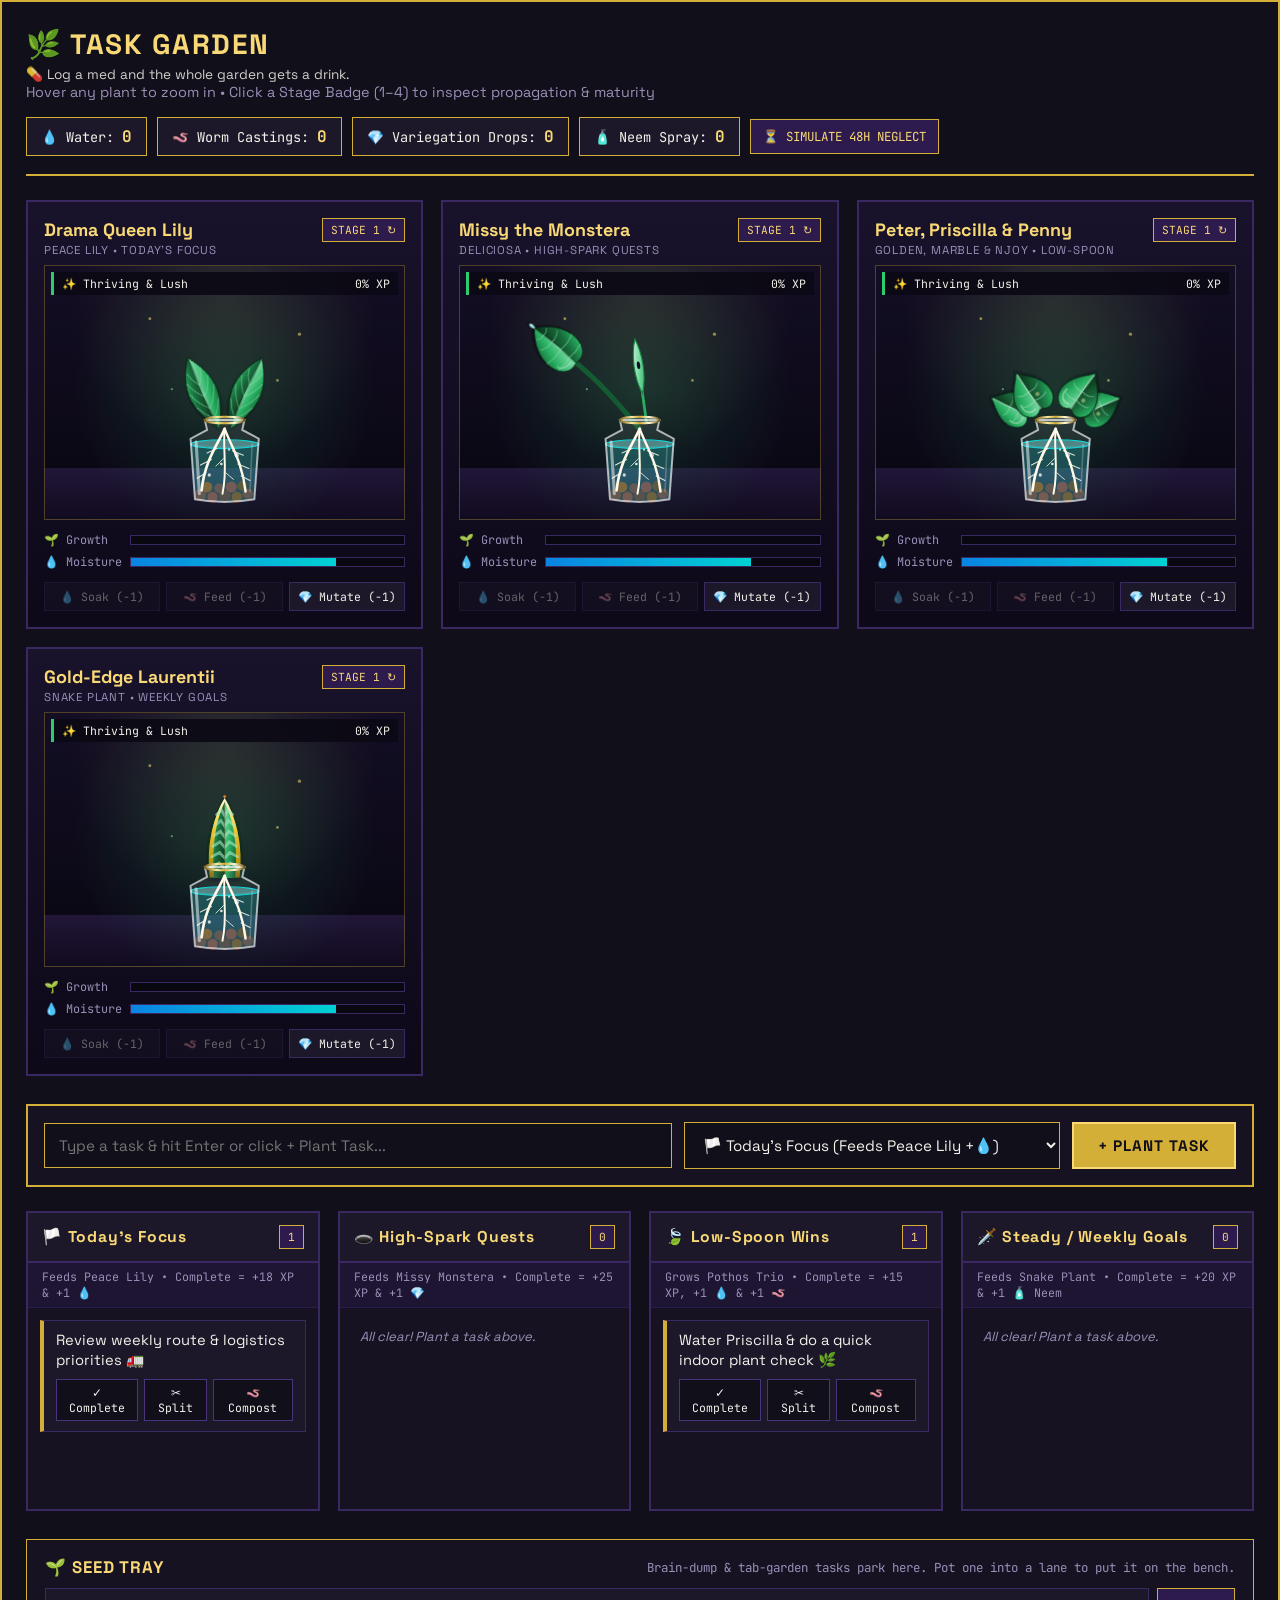
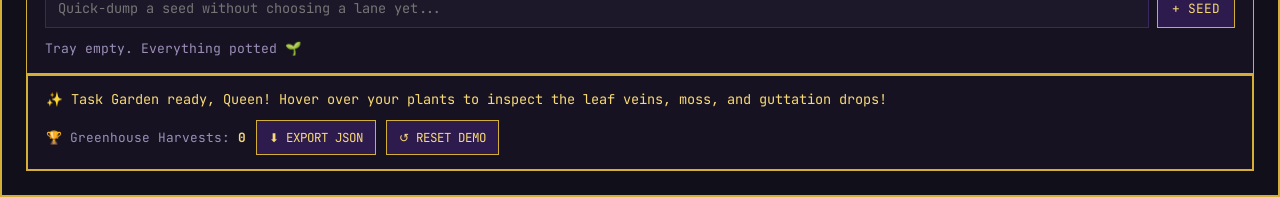
<file: conservatory.html>
<!DOCTYPE html>
<html lang="en">
<head>
  <meta charset="UTF-8" />
  <meta name="viewport" content="width=device-width, initial-scale=1.0" />
  <title>Task Garden | Clare's Garden Planner</title>
  <link rel="preconnect" href="https://fonts.googleapis.com">
  <link rel="preconnect" href="https://fonts.gstatic.com" crossorigin>
  <link href="https://fonts.googleapis.com/css2?family=Space+Grotesk:wght@400;500;600;700&family=JetBrains+Mono:ital,wght@0,400;0,500;0,700;1,400&display=swap" rel="stylesheet">
  <style>
    html, body { margin: 0; padding: 0; background: #110f1a; min-height: 100vh; }
  </style>
</head>
<body>
<!-- ==========================================
     BOTANICAL TASK CONSERVATORY (v4 - ULTRA-DETAILED BOTANICAL ART)
     For: planner.clarissadward.com
     ========================================== -->
<section id="botanical-task-conservatory" class="btc-wrapper">
  <!-- MASTER BOTANICAL SVG DEFS, SHADERS, PATTERNS & FILTERS -->
  <svg style="width:0;height:0;position:absolute;" aria-hidden="true" focusable="false">
    <defs>
      <!-- Deep 3D Leaf Gradients -->
      <linearGradient id="btc-emerald-left" x1="0%" y1="0%" x2="100%" y2="100%">
        <stop offset="0%" stop-color="#2ecc71" />
        <stop offset="45%" stop-color="#196f3d" />
        <stop offset="100%" stop-color="#092e17" />
      </linearGradient>
      <linearGradient id="btc-emerald-right" x1="0%" y1="0%" x2="100%" y2="100%">
        <stop offset="0%" stop-color="#82e0aa" />
        <stop offset="50%" stop-color="#27ae60" />
        <stop offset="100%" stop-color="#114b27" />
      </linearGradient>
      <linearGradient id="btc-leaf-back" x1="0%" y1="0%" x2="0%" y2="100%">
        <stop offset="0%" stop-color="#145a32" />
        <stop offset="100%" stop-color="#061f0f" />
      </linearGradient>
      <linearGradient id="btc-unfurl-lime" x1="0%" y1="0%" x2="100%" y2="100%">
        <stop offset="0%" stop-color="#d4efdf" />
        <stop offset="45%" stop-color="#82e0aa" />
        <stop offset="100%" stop-color="#27ae60" />
      </linearGradient>

      <!-- Thai Constellation / Albo Variegation Gradients -->
      <linearGradient id="btc-thai-cream" x1="0%" y1="0%" x2="100%" y2="100%">
        <stop offset="0%" stop-color="#fffdf5" />
        <stop offset="55%" stop-color="#f9e79f" />
        <stop offset="100%" stop-color="#d4ac0d" />
      </linearGradient>
      <linearGradient id="btc-marble-queen" x1="0%" y1="0%" x2="100%" y2="100%">
        <stop offset="0%" stop-color="#ffffff" />
        <stop offset="40%" stop-color="#e8f8f5" />
        <stop offset="75%" stop-color="#a3e4d7" />
        <stop offset="100%" stop-color="#1e8449" />
      </linearGradient>

      <!-- Peace Lily Hooded Spathe & Golden Spadix -->
      <radialGradient id="btc-spathe-ivory" cx="50%" cy="45%" r="60%">
        <stop offset="0%" stop-color="#ffffff" />
        <stop offset="65%" stop-color="#f8f9f9" />
        <stop offset="90%" stop-color="#d5f5e3" />
        <stop offset="100%" stop-color="#58d68d" />
      </radialGradient>
      <linearGradient id="btc-spadix-gold" x1="0%" y1="0%" x2="100%" y2="0%">
        <stop offset="0%" stop-color="#b7950b" />
        <stop offset="45%" stop-color="#fef9e7" />
        <stop offset="70%" stop-color="#f1c40f" />
        <stop offset="100%" stop-color="#7d6608" />
      </linearGradient>

      <!-- Snake Plant Gold Margin & Core -->
      <linearGradient id="btc-laurentii-edge" x1="0%" y1="0%" x2="0%" y2="100%">
        <stop offset="0%" stop-color="#fef9e7" />
        <stop offset="35%" stop-color="#f4d03f" />
        <stop offset="80%" stop-color="#b7950b" />
        <stop offset="100%" stop-color="#7d6608" />
      </linearGradient>

      <!-- 3D Pots & Planters -->
      <linearGradient id="btc-pot-terracotta" x1="0%" y1="0%" x2="100%" y2="0%">
        <stop offset="0%" stop-color="#5c2310" />
        <stop offset="22%" stop-color="#cd6133" />
        <stop offset="48%" stop-color="#e57e51" />
        <stop offset="78%" stop-color="#a8431b" />
        <stop offset="100%" stop-color="#4a1a0a" />
      </linearGradient>
      <linearGradient id="btc-pot-royal" x1="0%" y1="0%" x2="100%" y2="0%">
        <stop offset="0%" stop-color="#090511" />
        <stop offset="25%" stop-color="#2c1854" />
        <stop offset="45%" stop-color="#3f2475" />
        <stop offset="75%" stop-color="#1c0e38" />
        <stop offset="100%" stop-color="#07040d" />
      </linearGradient>
      <linearGradient id="btc-brass-lux" x1="0%" y1="0%" x2="100%" y2="0%">
        <stop offset="0%" stop-color="#7d6010" />
        <stop offset="30%" stop-color="#f9e79f" />
        <stop offset="50%" stop-color="#d4af37" />
        <stop offset="75%" stop-color="#fff8dc" />
        <stop offset="100%" stop-color="#6e530b" />
      </linearGradient>
      <linearGradient id="btc-coir-pole" x1="0%" y1="0%" x2="100%" y2="0%">
        <stop offset="0%" stop-color="#3b220c" />
        <stop offset="35%" stop-color="#784b23" />
        <stop offset="65%" stop-color="#5c3717" />
        <stop offset="100%" stop-color="#2b1707" />
      </linearGradient>

      <!-- Layered Drop Shadow for 3D Botanical Depth -->
      <filter id="btc-shadow-deep" x="-20%" y="-20%" width="140%" height="140%">
        <feDropShadow dx="1" dy="4" stdDeviation="2.5" flood-color="#040208" flood-opacity="0.72" />
      </filter>
      <filter id="btc-shadow-soft" x="-15%" y="-15%" width="130%" height="130%">
        <feDropShadow dx="0" dy="2" stdDeviation="1.4" flood-color="#05030a" flood-opacity="0.55" />
      </filter>
      <filter id="btc-glow-gold" x="-30%" y="-30%" width="160%" height="160%">
        <feGaussianBlur stdDeviation="2.5" result="blur" />
        <feMerge>
          <feMergeNode in="blur" />
          <feMergeNode in="SourceGraphic" />
        </feMerge>
      </filter>
    </defs>
  </svg>

  <style>
    :root {
      --btc-bg-obsidian: #110f1a;
      --btc-bg-panel: #161221;
      --btc-bg-card: #1c1829;
      --btc-plum-deep: #2d1b4e;
      --btc-gold: #d4af37;
      --btc-gold-bright: #f9d976;
      --btc-emerald: #2ecc71;
      --btc-danger: #e74c3c;
      --btc-amber: #f39c12;
      --btc-cyan: #00d2d3;
      --btc-text: #f4f1ea;
      --btc-muted: #9b8fb8;
      --btc-border: 2px solid #3a2863;
      --btc-border-gold: 2px solid #d4af37;
      --btc-font-head: 'Space Grotesk', sans-serif;
      --btc-font-mono: 'JetBrains Mono', 'Fira Code', monospace;
      --btc-font-body: 'Space Grotesk', sans-serif;
    }

    .btc-wrapper {
      background: var(--btc-bg-obsidian);
      color: var(--btc-text);
      font-family: var(--btc-font-body);
      padding: 24px;
      border: var(--btc-border-gold);
      box-shadow: 0 12px 40px rgba(0, 0, 0, 0.75);
      max-width: 1720px;
      margin: 0 auto;
      box-sizing: border-box;
    }

    .btc-wrapper * {
      box-sizing: border-box;
      border-radius: 0px !important;
    }

    /* HEADER & APOTHECARY BAR */
    .btc-header {
      display: flex;
      flex-wrap: wrap;
      justify-content: space-between;
      align-items: center;
      gap: 16px;
      padding-bottom: 18px;
      border-bottom: var(--btc-border-gold);
      margin-bottom: 24px;
    }

    .btc-title-block h2 {
      font-family: var(--btc-font-head);
      color: var(--btc-gold-bright);
      margin: 0 0 4px 0;
      font-size: 1.75rem;
      letter-spacing: 1.5px;
      text-transform: uppercase;
    }

    .btc-title-block p {
      margin: 0;
      color: var(--btc-muted);
      font-size: 0.9rem;
    }

    .btc-apothecary-bar {
      display: flex;
      flex-wrap: wrap;
      gap: 10px;
      align-items: center;
    }

    .btc-supply-pill {
      background: var(--btc-bg-card);
      border: 1px solid var(--btc-gold);
      padding: 8px 14px;
      font-family: var(--btc-font-mono);
      font-size: 0.85rem;
      display: flex;
      align-items: center;
      gap: 8px;
      color: var(--btc-text);
    }

    .btc-supply-pill strong {
      color: var(--btc-gold-bright);
      font-size: 1rem;
    }

    .btc-sim-btn {
      background: var(--btc-plum-deep);
      color: var(--btc-gold-bright);
      border: 1px solid var(--btc-gold);
      padding: 8px 12px;
      font-family: var(--btc-font-mono);
      font-size: 0.78rem;
      cursor: pointer;
      text-transform: uppercase;
      transition: all 0.15s ease;
    }

    .btc-sim-btn:hover {
      background: var(--btc-gold);
      color: var(--btc-bg-obsidian);
      font-weight: 700;
    }

    /* CONSERVATORY PLANT BENCH (4 POTS) */
    .btc-bench-grid {
      display: grid;
      grid-template-columns: repeat(auto-fit, minmax(340px, 1fr));
      gap: 18px;
      margin-bottom: 28px;
    }

    .btc-plant-card {
      background: linear-gradient(180deg, #18122b 0%, #0d0918 100%);
      border: var(--btc-border);
      padding: 16px;
      position: relative;
      display: flex;
      flex-direction: column;
      justify-content: space-between;
      transition: transform 0.2s ease, border-color 0.2s ease, box-shadow 0.2s ease;
    }

    @keyframes plantPulse {
      0% { transform: scale(1); box-shadow: 0 0 0 rgba(46, 204, 113, 0); }
      50% { transform: scale(1.03); border-color: var(--btc-gold-bright); box-shadow: 0 0 28px rgba(46, 204, 113, 0.55); }
      100% { transform: scale(1); box-shadow: 0 0 0 rgba(46, 204, 113, 0); }
    }

    .btc-plant-card.pulse-react {
      animation: plantPulse 0.65s ease-out;
    }

    .btc-plant-card.needs-tlc {
      border-color: var(--btc-amber);
      box-shadow: inset 0 0 22px rgba(243, 156, 18, 0.22);
    }

    .btc-plant-card.has-gnats {
      border-color: var(--btc-danger);
      box-shadow: inset 0 0 26px rgba(231, 76, 60, 0.28);
    }

    .btc-plant-top {
      display: flex;
      flex-wrap: wrap;
      justify-content: space-between;
      align-items: flex-start;
      margin-bottom: 8px;
      gap: 6px 10px;
    }

    .btc-plant-top > div:first-child {
      flex: 1 1 170px;
      min-width: 0;
    }

    .btc-plant-top .btc-stage-badge {
      flex-shrink: 0;
    }

    .btc-plant-name {
      font-family: var(--btc-font-head);
      font-size: 1.12rem;
      color: var(--btc-gold-bright);
      margin: 0;
    }

    .btc-plant-role {
      font-size: 0.72rem;
      color: var(--btc-muted);
      text-transform: uppercase;
      letter-spacing: 0.8px;
      margin-top: 2px;
    }

    .btc-stage-badge {
      background: var(--btc-plum-deep);
      border: 1px solid var(--btc-gold);
      color: var(--btc-gold-bright);
      font-family: var(--btc-font-mono);
      font-size: 0.7rem;
      padding: 4px 8px;
      text-transform: uppercase;
      white-space: nowrap;
      cursor: pointer;
      transition: background 0.15s ease;
    }

    .btc-stage-badge:hover {
      background: var(--btc-gold);
      color: var(--btc-bg-obsidian);
      font-weight: 700;
    }

    /* TALL GALLERY CONSERVATORY STAGE WITH HOVER MAGNIFICATION */
    .btc-svg-stage {
      height: 255px;
      width: 100%;
      background:
        radial-gradient(circle at 50% 48%, rgba(46, 204, 113, 0.18), transparent 68%),
        radial-gradient(circle at 50% 15%, rgba(249, 217, 118, 0.1), transparent 55%),
        linear-gradient(180deg, #130e24 0%, #0b0815 80%, #211638 80%, #110b1f 100%);
      border: 1px solid rgba(212, 175, 55, 0.32);
      margin: 8px 0 12px 0;
      display: flex;
      align-items: center;
      justify-content: center;
      position: relative;
      overflow: hidden;
      cursor: zoom-in;
    }

    .btc-svg-stage svg {
      transition: transform 0.35s cubic-bezier(0.22, 1, 0.36, 1);
    }

    .btc-svg-stage:hover svg {
      transform: scale(1.22) translateY(-6px);
    }

    /* Ambient botanical breeze animation */
    @keyframes gentleBreeze {
      0%, 100% { transform: rotate(0deg); }
      50% { transform: rotate(1.4deg); }
    }

    .btc-breeze {
      transform-origin: 120px 158px;
      animation: gentleBreeze 5.5s ease-in-out infinite;
    }

    .btc-status-banner {
      position: absolute;
      top: 6px;
      left: 6px;
      right: 6px;
      background: rgba(11, 9, 20, 0.92);
      border-left: 3px solid var(--btc-emerald);
      padding: 4px 8px;
      font-size: 0.72rem;
      font-family: var(--btc-font-mono);
      display: flex;
      justify-content: space-between;
      z-index: 2;
      pointer-events: none;
    }

    .btc-status-banner.warn {
      border-left-color: var(--btc-amber);
      color: var(--btc-amber);
    }

    .btc-status-banner.danger {
      border-left-color: var(--btc-danger);
      color: #ff7675;
    }

    /* XP & MOISTURE METERS */
    .btc-meters {
      display: flex;
      flex-direction: column;
      gap: 6px;
      margin-bottom: 12px;
    }

    .btc-meter-row {
      display: flex;
      align-items: center;
      gap: 8px;
      font-family: var(--btc-font-mono);
      font-size: 0.74rem;
    }

    .btc-meter-label {
      width: 78px;
      color: var(--btc-muted);
    }

    .btc-meter-track {
      flex: 1;
      height: 10px;
      background: #090710;
      border: 1px solid #3a2863;
      overflow: hidden;
    }

    .btc-meter-fill {
      height: 100%;
      transition: width 0.35s ease;
    }

    .btc-fill-xp {
      background: linear-gradient(90deg, #196f3d, #2ecc71);
    }

    .btc-fill-water {
      background: linear-gradient(90deg, #0984e3, #00d2d3);
    }

    /* PLANT CARE ACTION BUTTONS */
    .btc-care-actions {
      display: grid;
      grid-template-columns: repeat(3, 1fr);
      gap: 6px;
    }

    .btc-care-btn {
      background: var(--btc-bg-card);
      border: 1px solid #3a2863;
      color: var(--btc-text);
      padding: 6px 4px;
      font-size: 0.72rem;
      font-family: var(--btc-font-mono);
      cursor: pointer;
      transition: all 0.15s ease;
      text-align: center;
    }

    .btc-care-btn:hover:not(:disabled) {
      border-color: var(--btc-gold);
      background: var(--btc-plum-deep);
      color: var(--btc-gold-bright);
    }

    .btc-care-btn:disabled {
      opacity: 0.38;
      cursor: not-allowed;
    }

    /* QUICK-ADD TASK CREATOR */
    .btc-creator-bar {
      background: var(--btc-bg-panel);
      border: var(--btc-border-gold);
      padding: 16px;
      margin-bottom: 24px;
      display: grid;
      grid-template-columns: 2fr 1.2fr auto;
      gap: 12px;
      align-items: center;
    }

    @media (max-width: 820px) {
      .btc-creator-bar {
        grid-template-columns: 1fr;
      }
    }

    .btc-input, .btc-select {
      background: var(--btc-bg-obsidian);
      border: 1px solid var(--btc-gold);
      color: var(--btc-text);
      padding: 12px 14px;
      font-family: var(--btc-font-body);
      font-size: 0.95rem;
      width: 100%;
    }

    .btc-input:focus, .btc-select:focus {
      outline: 2px solid var(--btc-gold-bright);
    }

    .btc-add-btn {
      background: var(--btc-gold);
      color: var(--btc-bg-obsidian);
      border: 2px solid var(--btc-gold-bright);
      padding: 12px 24px;
      font-family: var(--btc-font-head);
      font-weight: 700;
      font-size: 0.95rem;
      text-transform: uppercase;
      letter-spacing: 1px;
      cursor: pointer;
      transition: transform 0.1s ease, background 0.15s ease;
    }

    .btc-add-btn:hover {
      background: var(--btc-gold-bright);
    }

    /* TASK COLUMNS */
    .btc-columns-grid {
      display: grid;
      grid-template-columns: repeat(auto-fit, minmax(260px, 1fr));
      gap: 18px;
      margin-bottom: 24px;
    }

    .btc-col {
      background: var(--btc-bg-panel);
      border: var(--btc-border);
      display: flex;
      flex-direction: column;
      min-height: 300px;
    }

    .btc-col-header {
      padding: 12px 14px;
      background: var(--btc-bg-card);
      border-bottom: var(--btc-border);
      display: flex;
      justify-content: space-between;
      align-items: center;
    }

    .btc-col-header h3 {
      margin: 0;
      font-family: var(--btc-font-head);
      font-size: 0.98rem;
      color: var(--btc-gold-bright);
      letter-spacing: 0.8px;
    }

    .btc-col-sub {
      font-size: 0.73rem;
      color: var(--btc-muted);
      padding: 6px 14px;
      background: rgba(45, 27, 78, 0.35);
      border-bottom: 1px solid #2a1d49;
      font-family: var(--btc-font-mono);
    }

    .btc-task-list {
      padding: 12px;
      flex: 1;
      display: flex;
      flex-direction: column;
      gap: 10px;
    }

    @keyframes newTaskFlash {
      0% { background: rgba(212, 175, 55, 0.35); transform: translateY(-4px); }
      100% { background: var(--btc-bg-card); transform: translateY(0); }
    }

    .btc-task-item {
      background: var(--btc-bg-card);
      border: 1px solid #3a2863;
      border-left: 4px solid var(--btc-gold);
      padding: 10px 12px;
      display: flex;
      flex-direction: column;
      gap: 8px;
      animation: newTaskFlash 0.4s ease-out;
    }

    .btc-task-item.overdue {
      border-left-color: var(--btc-danger);
      background: rgba(231, 76, 60, 0.08);
    }

    .btc-task-top {
      display: flex;
      justify-content: space-between;
      align-items: flex-start;
      gap: 8px;
    }

    .btc-task-text {
      font-size: 0.92rem;
      line-height: 1.35;
      word-break: break-word;
    }

    .btc-task-actions {
      display: flex;
      gap: 6px;
      justify-content: flex-end;
    }

    .btc-task-btn {
      background: var(--btc-bg-obsidian);
      border: 1px solid #4a357a;
      color: var(--btc-text);
      padding: 5px 9px;
      font-size: 0.72rem;
      font-family: var(--btc-font-mono);
      cursor: pointer;
    }

    .btc-task-btn.complete:hover {
      background: var(--btc-emerald);
      color: var(--btc-bg-obsidian);
      border-color: var(--btc-emerald);
      font-weight: 700;
    }

    .btc-task-btn.split:hover {
      background: var(--btc-cyan);
      color: var(--btc-bg-obsidian);
    }

    .btc-task-btn.compost:hover {
      background: var(--btc-amber);
      color: var(--btc-bg-obsidian);
    }

    /* FOOTER SHELF */
    .btc-footer-shelf {
      background: var(--btc-bg-panel);
      border: var(--btc-border-gold);
      padding: 14px 18px;
      display: flex;
      flex-wrap: wrap;
      justify-content: space-between;
      align-items: center;
      gap: 12px;
    }

    .btc-toast {
      font-family: var(--btc-font-mono);
      font-size: 0.85rem;
      color: var(--btc-gold-bright);
    }

    @keyframes gnatBuzz {
      0% { transform: translate(0, 0); }
      25% { transform: translate(7px, -6px); }
      50% { transform: translate(-6px, 4px); }
      75% { transform: translate(5px, 6px); }
      100% { transform: translate(0, 0); }
    }
    .gnat-dot {
      animation: gnatBuzz 0.85s infinite ease-in-out;
    }
  </style>

  <!-- TOP HEADER & APOTHECARY INVENTORY -->
  <header class="btc-header">
    <div class="btc-title-block">
      <h2>🌿 Task Garden</h2>
      <div id="btcMedFeed" style="font-size:.85rem;opacity:.85;margin:.25rem 0 0;"></div>
      <p>Hover any plant to zoom in • Click a Stage Badge (1–4) to inspect propagation & maturity</p>
    </div>

    <div class="btc-apothecary-bar">
      <div class="btc-supply-pill" title="Earned from Low-Spoon Wins & Top 3">
        💧 Water: <strong id="btc-inv-water">3</strong>
      </div>
      <div class="btc-supply-pill" title="Earned from Low-Spoon Wins & Composting">
        🪱 Worm Castings: <strong id="btc-inv-castings">2</strong>
      </div>
      <div class="btc-supply-pill" title="Earned from High-Spark Quests - Unlocks Variegation!">
        💎 Variegation Drops: <strong id="btc-inv-elixir">2</strong>
      </div>
      <div class="btc-supply-pill" title="Earned from Weekly Goals - Clears Overdue Gnats">
        🧴 Neem Spray: <strong id="btc-inv-neem">1</strong>
      </div>
      <button type="button" class="btc-sim-btn" data-btc-action="simulate">
        ⏳ Simulate 48h Neglect
      </button>
    </div>
  </header>

  <!-- 4-POT INTERACTIVE PLANT BENCH -->
  <div class="btc-bench-grid" id="btc-plant-bench"></div>

  <!-- QUICK-ADD TASK BAR -->
  <div class="btc-creator-bar">
    <input
      type="text"
      id="btc-task-input"
      class="btc-input"
      placeholder="Type a task & hit Enter or click + Plant Task..."
    />
    <select id="btc-task-category" class="btc-select">
      <option value="top3">🏳️ Today's Focus (Feeds Peace Lily +💧)</option>
      <option value="spark">🕳️ High-Spark Quest (Feeds Missy Monstera +💎)</option>
      <option value="spoon">🍃 Low-Spoon Win (Grows Pothos Trio +💧🪱)</option>
      <option value="weekly">🗡️ Weekly / Steady Goal (Feeds Snake Plant +🧴)</option>
    </select>
    <button type="button" id="btc-add-btn" class="btc-add-btn" data-btc-action="add-task">
      + Plant Task
    </button>
  </div>

  <!-- 4 TASK QUEST COLUMNS -->
  <div class="btc-columns-grid" id="btc-task-columns"></div>

  <!-- SEED TRAY: parked tasks (brain dump + tab gardens) -->
  <div id="btc-seed-tray" style="margin-top:28px; border:1px solid var(--btc-gold); background:var(--btc-bg-panel); padding:16px 18px;">
    <div style="display:flex; flex-wrap:wrap; gap:10px; align-items:center; justify-content:space-between; margin-bottom:10px;">
      <h3 style="margin:0; font-family:var(--btc-font-head); color:var(--btc-gold-bright); font-size:1.05rem; letter-spacing:1px; text-transform:uppercase;">🌱 Seed Tray</h3>
      <span style="color:var(--btc-muted); font-size:0.78rem; font-family:var(--btc-font-mono);">Brain-dump &amp; tab-garden tasks park here. Pot one into a lane to put it on the bench.</span>
    </div>
    <div style="display:flex; flex-wrap:wrap; gap:8px; margin-bottom:12px;">
      <input id="btc-seed-input" type="text" placeholder="Quick-dump a seed without choosing a lane yet..." autocomplete="off"
        style="flex:1 1 240px; background:var(--btc-bg-card); border:1px solid #3a2863; color:var(--btc-text); padding:10px 12px; font-family:var(--btc-font-mono); font-size:0.85rem; outline:none;" />
      <button type="button" data-btc-action="add-seed"
        style="background:var(--btc-plum-deep); color:var(--btc-gold-bright); border:1px solid var(--btc-gold); padding:10px 14px; font-family:var(--btc-font-mono); font-size:0.8rem; cursor:pointer; text-transform:uppercase;">+ Seed</button>
    </div>
    <div id="btc-seed-list"></div>
  </div>

  <!-- GREENHOUSE TROPHY SHELF & DATA CONTROLS -->
  <footer class="btc-footer-shelf">
    <div class="btc-toast" id="btc-toast-msg">
      ✨ Task Garden ready, Queen! Hover over your plants to inspect the leaf veins, moss, and guttation drops!
    </div>
    <div style="display:flex; gap:10px; align-items:center;">
      <span style="font-family:var(--btc-font-mono); font-size:0.8rem; color:var(--btc-muted);">
        🏆 Greenhouse Harvests: <strong id="btc-harvest-count" style="color:var(--btc-gold-bright)">0</strong>
      </span>
      <button type="button" class="btc-sim-btn" data-btc-action="export">⬇ Export JSON</button>
      <button type="button" class="btc-sim-btn" data-btc-action="reset">↺ Reset Demo</button>
    </div>
  </footer>

  <script>
    (function () {
      const STORAGE_KEY = 'clarissa_botanical_conservatory_v5';

      const categoryToPlant = {
        top3: 'lily',
        spark: 'monstera',
        spoon: 'pothos',
        weekly: 'snake'
      };

      const defaultState = {
        inventory: { water: 0, castings: 0, elixir: 0, neem: 0 },
        harvests: 0,
        lastPulsedPlant: null,
        plants: {
          lily: {
            id: 'lily',
            name: 'Drama Queen Lily',
            species: 'Peace Lily • Today’s Focus',
            xp: 0,
            hydration: 75,
            variegated: false,
            gnats: false
          },
          monstera: {
            id: 'monstera',
            name: 'Missy the Monstera',
            species: 'Deliciosa • High-Spark Quests',
            xp: 0,
            hydration: 75,
            variegated: false,
            gnats: false
          },
          pothos: {
            id: 'pothos',
            name: 'Peter, Priscilla & Penny',
            species: 'Golden, Marble & NJoy • Low-Spoon',
            xp: 0,
            hydration: 75,
            variegated: false,
            gnats: false
          },
          snake: {
            id: 'snake',
            name: 'Gold-Edge Laurentii',
            species: 'Snake Plant • Weekly Goals',
            xp: 0,
            hydration: 75,
            variegated: false,
            gnats: false
          }
        },
        tasks: []
      };

      let state = loadState();

      function loadState() {
        try {
          const saved = localStorage.getItem(STORAGE_KEY);
          if (saved) {
            const parsed = JSON.parse(saved);
            if (parsed && parsed.plants && Array.isArray(parsed.tasks)) {
              return parsed;
            }
          }
        } catch (e) {}
        return JSON.parse(JSON.stringify(defaultState));
      }

      function saveState() {
        try {
          localStorage.setItem(STORAGE_KEY, JSON.stringify(state));
        } catch (e) {}
      }

      function getStageInfo(xp) {
        if (xp < 25) return { num: 1, label: 'Stage 1 • Water Prop 🫙' };
        if (xp < 55) return { num: 2, label: 'Stage 2 • Terracotta 🪴' };
        if (xp < 85) return { num: 3, label: 'Stage 3 • Lush Specimen 🌿' };
        return { num: 4, label: 'Stage 4 • Showstopper ✨' };
      }

      // =========================================================================
      // v4 BOTANICAL ART ENGINE: 3D HALF-LEAF SHADING, VEINS, MOSS & GUTTATION
      // =========================================================================

      function drawDetailedPot(stage, isHydrated) {
        if (stage === 1) {
          // Stage 1: Faceted Glass Apothecary Vessel + Cork Collar + LECA + Fuzzy Root System
          return `
            <g class="btc-pot-layer">
              <!-- LECA Expanded Clay Pebbles at base -->
              <g opacity="0.9">
                <circle cx="98" cy="208" r="5.5" fill="#78281f" stroke="#4a1913" stroke-width="0.8"/>
                <circle cx="109" cy="210" r="5" fill="#922b21" stroke="#4a1913" stroke-width="0.8"/>
                <circle cx="120" cy="209" r="5.5" fill="#641e16" stroke="#4a1913" stroke-width="0.8"/>
                <circle cx="131" cy="210" r="5" fill="#873600" stroke="#4a1913" stroke-width="0.8"/>
                <circle cx="141" cy="207" r="5" fill="#78281f" stroke="#4a1913" stroke-width="0.8"/>
                <circle cx="104" cy="201" r="4.8" fill="#a04000"/>
                <circle cx="115" cy="202" r="4.5" fill="#78281f"/>
                <circle cx="126" cy="201" r="5" fill="#922b21"/>
                <circle cx="136" cy="200" r="4.5" fill="#6e2c00"/>
              </g>

              <!-- Nutrient-Rich Cyan/Emerald Water Column -->
              <path d="M89 162 Q120 166 151 162 L147 212 Q120 217 93 212 Z" fill="rgba(0, 210, 211, 0.22)" />
              <ellipse cx="120" cy="162" rx="31" ry="4" fill="rgba(129, 236, 236, 0.45)" stroke="#00d2d3" stroke-width="1"/>

              <!-- Primary & Secondary Fibrous Water Roots -->
              <g stroke="#fef9e7" fill="none" stroke-linecap="round">
                <path d="M120 148 C114 162, 102 176, 99 204" stroke-width="2.4"/>
                <path d="M113 166 L104 170 M108 176 L98 181 M103 188 L95 193" stroke-width="1" opacity="0.85"/>
                <path d="M120 148 C126 164, 136 178, 139 205" stroke-width="2.2"/>
                <path d="M127 168 L137 172 M132 180 L142 184 M135 191 L143 195" stroke-width="1" opacity="0.85"/>
                <path d="M120 148 C118 168, 123 185, 118 207" stroke-width="1.8"/>
                <path d="M119 175 L112 182 M121 188 L128 194" stroke-width="0.9" opacity="0.8"/>
              </g>

              <!-- Rising Oxygen Micro-Bubbles -->
              <circle cx="106" cy="190" r="1.5" fill="#ffffff" opacity="0.75"/>
              <circle cx="131" cy="172" r="2" fill="#ffffff" opacity="0.65"/>
              <circle cx="117" cy="180" r="1.2" fill="#ffffff" opacity="0.85"/>
              <circle cx="124" cy="167" r="1" fill="#ffffff" opacity="0.75"/>

              <!-- Beveled Glass Apothecary Bottle & Specular Highlights -->
              <path d="M102 140 L138 140 L136 149 L151 157 L147 212 Q120 217 93 212 L89 157 L104 149 Z"
                    fill="rgba(255, 255, 255, 0.07)" stroke="rgba(255, 255, 255, 0.65)" stroke-width="1.8"/>
              <ellipse cx="120" cy="140" rx="18" ry="3" fill="rgba(255,255,255,0.2)" stroke="url(#btc-brass-lux)" stroke-width="1.8"/>
              <path d="M94 160 L97 207" stroke="rgba(255,255,255,0.5)" stroke-width="2.8" stroke-linecap="round"/>
              <path d="M145 162 L143 205" stroke="rgba(255,255,255,0.22)" stroke-width="1.5" stroke-linecap="round"/>
            </g>
          `;
        }

        // Rich Top-Dressing: Chunky Bark, Perlite, Pillow Moss & Amethyst Crystal
        const soilBed = `
          <g class="btc-soil-ecosystem">
            <!-- Dark Rich Compost & Bark Base -->
            <ellipse cx="120" cy="147" rx="42" ry="6.5" fill="#1e110a"/>
            <!-- Orchid Bark Chips -->
            <polygon points="92,147 101,144 104,149 95,150" fill="#4a2311"/>
            <polygon points="128,145 139,144 142,149 131,150" fill="#5c2d16"/>
            <polygon points="110,148 121,146 124,151 112,152" fill="#3d1c0c"/>
            <!-- Velvet Green Cushion Moss Mounds -->
            <path d="M82 148 Q92 139 104 147 Z" fill="#1e8449"/>
            <path d="M85 147 Q92 141 100 146 Z" fill="#2ecc71" opacity="0.7"/>
            <path d="M136 148 Q147 138 158 147 Z" fill="#196f3d"/>
            <path d="M139 147 Q147 140 154 146 Z" fill="#27ae60" opacity="0.75"/>
            <!-- White Perlite Specks & Worm Castings -->
            <circle cx="105" cy="147" r="1.8" fill="#ecf0f1"/>
            <circle cx="115" cy="145" r="1.5" fill="#bdc3c7"/>
            <circle cx="127" cy="148" r="1.9" fill="#ecf0f1"/>
            <circle cx="134" cy="145" r="1.4" fill="#ecf0f1"/>
            <circle cx="109" cy="149" r="1.6" fill="#d4af37" opacity="0.85"/>
            <!-- Raw Amethyst Crystal Cluster in Stage 3 & 4 -->
            ${
              stage >= 3
                ? `<polygon points="144,147 148,136 153,146" fill="#9b59b6" stroke="#e8daef" stroke-width="0.7"/>
                   <polygon points="149,147 155,139 157,147" fill="#8e44ad" stroke="#d2b4de" stroke-width="0.6"/>`
                : ''
            }
          </g>
        `;

        if (stage === 2) {
          // Stage 2: Sculpted Artisan Terracotta Pot + Mineral Patina + Drainage Saucer
          return `
            <g class="btc-pot-layer">
              <ellipse cx="120" cy="215" rx="39" ry="5.5" fill="#4a1a0a" stroke="#78281f" stroke-width="1"/>
              <path d="M83 207 L157 207 L152 215 L88 215 Z" fill="url(#btc-pot-terracotta)"/>
              <polygon points="80,152 160,152 147,209 93,209" fill="url(#btc-pot-terracotta)" stroke="#4a1a0a" stroke-width="1.2"/>
              <!-- Subtle Terracotta Ribbing -->
              <path d="M85 168 Q120 173 155 168" stroke="rgba(255,255,255,0.14)" stroke-width="1.5" fill="none"/>
              <path d="M88 184 Q120 189 152 184" stroke="rgba(0,0,0,0.22)" stroke-width="1.5" fill="none"/>
              <!-- Rolled Terracotta Rim -->
              <rect x="74" y="143" width="92" height="11" fill="url(#btc-pot-terracotta)" stroke="#4a1a0a" stroke-width="1.2"/>
              ${soilBed}
            </g>
          `;
        }

        // Stage 3 & 4: Fluted Royal Obsidian & Amethyst Ceramic Planter on Brass Stand
        return `
          <g class="btc-pot-layer">
            <!-- Custom Mid-Century Brushed Brass Stand -->
            <path d="M84 192 L77 218 M156 192 L163 218 M120 202 L120 218" stroke="url(#btc-brass-lux)" stroke-width="4" stroke-linecap="square"/>
            <line x1="81" y1="206" x2="159" y2="206" stroke="url(#btc-brass-lux)" stroke-width="2.8"/>

            <!-- Royal Fluted Ceramic Vessel -->
            <path d="M74 148 L166 148 L154 204 C138 211, 102 211, 86 204 Z" fill="url(#btc-pot-royal)" stroke="url(#btc-brass-lux)" stroke-width="2"/>

            <!-- Art-Deco Gold Fluting & Geometric Inlay -->
            <path d="M90 150 L96 205 M105 150 L108 207 M120 150 L120 208 M135 150 L132 207 M150 150 L144 205"
                  stroke="rgba(249, 217, 118, 0.32)" stroke-width="1.3"/>
            <path d="M79 168 Q120 176 161 168" stroke="url(#btc-brass-lux)" stroke-width="1.5" fill="none" opacity="0.8"/>

            <!-- Brushed Brass Lip -->
            <rect x="71" y="142" width="98" height="8" fill="url(#btc-brass-lux)" stroke="#4a3508" stroke-width="0.8"/>
            ${soilBed}
          </g>
        `;
      }

      // =========================================================================
      // DETAILED SPECIES FOLIAGE GENERATORS
      // =========================================================================

      // 1. ULTRA-DETAILED MONSTERA DELICIOSA LEAF (3D Half-Shading, Pinnae, Inner Fenestrations, Guttation Drop)
      function drawMonsteraLeaf(x, y, scale, angle, isVar, hasSplits, hasGuttation) {
        // Left & Right 3D Half-Leaf Paths with Deep Pinnae Cutouts
        const leftHalf = hasSplits
          ? `M 0,0
             C -18,-10 -38,4 -42,22
             L -14,25 L -43,31
             C -45,42 -40,54 -35,62
             L -11,56 L -31,68
             C -24,80 -10,92 0,102 L 0,0 Z`
          : `M 0,0 C -22,-8 -40,14 -36,44 C -32,72 -14,90 0,102 L 0,0 Z`;

        const rightHalf = hasSplits
          ? `M 0,0
             C 18,-10 38,4 42,22
             L 14,25 L 43,31
             C 45,42 40,54 35,62
             L 11,56 L 31,68
             C 24,80 10,92 0,102 L 0,0 Z`
          : `M 0,0 C 22,-8 40,14 36,44 C 32,72 14,90 0,102 L 0,0 Z`;

        // Thai Constellation / Albo Sectored Chimera Variegation + Stardust Speckles
        const variegationOverlay = isVar
          ? `<path d="M 0,0 C 18,-10 38,4 42,22 L 14,25 L 43,31 C 44,38 41,46 38,52 L 11,48 L 0,32 Z"
                   fill="url(#btc-thai-cream)" opacity="0.88"/>
             <path d="M 0,56 L -11,56 L -31,68 C -24,80 -10,92 0,102 Z"
                   fill="url(#btc-thai-cream)" opacity="0.82"/>
             <!-- Thai Constellation Cream Speckles -->
             <circle cx="-18" cy="16" r="2.2" fill="#fffdf5" opacity="0.9"/>
             <circle cx="-24" cy="21" r="1.3" fill="#f9e79f" opacity="0.85"/>
             <circle cx="-22" cy="44" r="2.6" fill="#fffdf5" opacity="0.85"/>
             <circle cx="-15" cy="49" r="1.4" fill="#fffdf5" opacity="0.9"/>
             <circle cx="18" cy="72" r="2.4" fill="#fffdf5" opacity="0.9"/>
             <circle cx="12" cy="78" r="1.5" fill="#f9e79f" opacity="0.85"/>`
          : '';

        // Inner Oval Fenestrations (Secondary Holes) along the midrib
        const innerFenestrations = hasSplits
          ? `<ellipse cx="-9" cy="38" rx="3.4" ry="6.2" fill="#110c20" stroke="#092e17" stroke-width="0.8" transform="rotate(-18 -9 38)"/>
             <ellipse cx="10" cy="39" rx="3.2" ry="5.8" fill="#110c20" stroke="#114b27" stroke-width="0.8" transform="rotate(18 10 39)"/>
             <ellipse cx="-7" cy="68" rx="2.6" ry="4.5" fill="#110c20" transform="rotate(-14 -7 68)"/>
             <ellipse cx="8" cy="67" rx="2.8" ry="4.8" fill="#110c20" transform="rotate(14 8 67)"/>
             <circle cx="-5" cy="18" r="2" fill="#110c20"/>
             <circle cx="6" cy="19" r="1.8" fill="#110c20"/>`
          : '';

        // Crystal Guttation Dewdrop hanging from the leaf apex
        const guttationDrop = hasGuttation
          ? `<path d="M 0,102 C -3,107 -3.5,112 0,114 C 3.5,112 3,107 0,102 Z" fill="#81ecec" stroke="#ffffff" stroke-width="0.6"/>
             <circle cx="-1" cy="110" r="0.9" fill="#ffffff"/>`
          : '';

        return `
          <g transform="translate(${x}, ${y}) rotate(${angle}) scale(${scale})" filter="url(#btc-shadow-deep)">
            <!-- Left Shadowed Half-Blade -->
            <path d="${leftHalf}" fill="url(#btc-emerald-left)" stroke="#072612" stroke-width="1.2"/>
            <!-- Right Sunlit Half-Blade -->
            <path d="${rightHalf}" fill="url(#btc-emerald-right)" stroke="#0b3b1e" stroke-width="1.2"/>
            ${variegationOverlay}

            <!-- Glossy Cuticle Specular Highlight -->
            <path d="M 6,8 C 20,6 30,16 28,22" stroke="rgba(255,255,255,0.35)" stroke-width="2.5" fill="none" stroke-linecap="round"/>

            <!-- Sculpted Primary Midrib & Quilted Lateral Veins -->
            <path d="M 0,0 L -1.5,45 L 0,98 L 1.5,45 Z" fill="#82e0aa"/>
            <g stroke="#82e0aa" stroke-width="1.3" fill="none" stroke-linecap="round" opacity="0.78">
              <path d="M 0,16 Q -16,12 -32,16"/>
              <path d="M 0,38 Q -18,34 -36,40"/>
              <path d="M 0,60 Q -14,58 -24,66"/>
              <path d="M 0,80 Q -8,78 -14,84"/>
              <path d="M 0,16 Q 16,12 32,16"/>
              <path d="M 0,38 Q 18,34 36,40"/>
              <path d="M 0,60 Q 14,58 24,66"/>
              <path d="M 0,80 Q 8,78 14,84"/>
            </g>

            ${innerFenestrations}
            ${guttationDrop}
          </g>
        `;
      }

      // 2. ULTRA-DETAILED POTHOS LEAF (Supports 3 Distinct Cultivars: 0=Peter Golden, 1=Priscilla Marble Queen, 2=Penny N'Joy)
      function drawPothosLeaf(x, y, scale, angle, cultivar, isVar, hasDew) {
        let leftFill = 'url(#btc-emerald-left)';
        let rightFill = 'url(#btc-emerald-right)';
        let variegationLayer = '';

        if (isVar) {
          if (cultivar === 0) {
            // PETER: Golden Pothos (Rich Emerald with Brushed Gold & Chartreuse Sectors)
            variegationLayer = `
              <path d="M 0,3 C 9,0 17,8 15,20 C 13,30 5,38 0,44 Z" fill="#f4d03f" opacity="0.55"/>
              <path d="M -3,10 C -11,12 -14,22 -9,30 L 0,24 Z" fill="#f9e79f" opacity="0.7"/>
              <circle cx="6" cy="14" r="2.5" fill="#fef9e7" opacity="0.8"/>
              <circle cx="-6" cy="22" r="1.8" fill="#f4d03f" opacity="0.85"/>
            `;
          } else if (cultivar === 1) {
            // PRISCILLA: Marble Queen (Creamy Ivory Base with Specked Mint & Forest Flecks)
            leftFill = 'url(#btc-marble-queen)';
            rightFill = 'url(#btc-thai-cream)';
            variegationLayer = `
              <path d="M 0,2 C -8,4 -14,14 -11,26 L 0,34 Z" fill="#1e8449" opacity="0.55"/>
              <circle cx="7" cy="12" r="2.2" fill="#196f3d" opacity="0.75"/>
              <circle cx="9" cy="20" r="1.4" fill="#27ae60" opacity="0.8"/>
              <circle cx="5" cy="27" r="2" fill="#145a32" opacity="0.7"/>
              <circle cx="-6" cy="14" r="1.8" fill="#ffffff" opacity="0.9"/>
            `;
          } else {
            // PENNY: N'Joy Pothos (Snow-White Outer Margins with Crisp Jade Center Island)
            leftFill = '#ffffff';
            rightFill = '#f8f9f9';
            variegationLayer = `
              <path d="M 0,4 C -9,4 -12,16 -8,28 C -5,36 -2,41 0,45 C 2,41 6,35 9,26 C 12,15 8,4 0,4 Z"
                    fill="url(#btc-emerald-right)"/>
              <path d="M 0,6 C -5,6 -7,15 -5,24 L 0,36 Z" fill="#82e0aa" opacity="0.55"/>
            `;
          }
        } else {
          // Subtle Golden Pothos flecks even when un-mutated
          variegationLayer = `<circle cx="-6" cy="18" r="2.2" fill="#f9e79f" opacity="0.45"/>`;
        }

        const dewDrop = hasDew
          ? `<circle cx="0" cy="50" r="1.8" fill="#81ecec" stroke="#ffffff" stroke-width="0.5"/>`
          : '';

        return `
          <g transform="translate(${x}, ${y}) rotate(${angle}) scale(${scale})" filter="url(#btc-shadow-soft)">
            <!-- Cordate Heart-Shaped Pothos Blade -->
            <path d="M 0,4 C -10,-6 -22,4 -20,19 C -18,33 -5,41 0,49 L 0,4 Z" fill="${leftFill}" stroke="#092e17" stroke-width="1.1"/>
            <path d="M 0,4 C 10,-6 22,4 20,19 C 18,33 5,41 0,49 L 0,4 Z" fill="${rightFill}" stroke="#0b3b1e" stroke-width="1.1"/>
            ${variegationLayer}
            <!-- Midrib & Primary Veins -->
            <path d="M 0,3 Q 1,24 0,47" stroke="#abebc6" stroke-width="1.4" fill="none" opacity="0.85"/>
            <path d="M 0,14 Q -9,11 -15,15 M 0,25 Q -8,23 -13,28 M 0,14 Q 9,11 15,15 M 0,25 Q 8,23 13,28"
                  stroke="#abebc6" stroke-width="0.9" fill="none" opacity="0.6"/>
            <!-- Glossy Specular Arc -->
            <path d="M 5,6 C 13,4 17,11 15,18" stroke="rgba(255,255,255,0.4)" stroke-width="1.6" fill="none" stroke-linecap="round"/>
            ${dewDrop}
          </g>
        `;
      }

      // 3. ULTRA-DETAILED PEACE LILY LANCE LEAF & HOODED SPATHE BLOOM
      function drawLilyLeaf(x, y, scale, angle, isVar, isBackLayer) {
        const leftGrad = isBackLayer ? 'url(#btc-leaf-back)' : 'url(#btc-emerald-left)';
        const rightGrad = isBackLayer ? 'url(#btc-emerald-left)' : isVar ? 'url(#btc-marble-queen)' : 'url(#btc-emerald-right)';

        // Domino Peace Lily white-vein streaks when variegated
        const dominoStreaks = isVar
          ? `<path d="M 0,-18 Q -10,-28 -14,-40 M 0,-36 Q 11,-46 14,-58 M 0,-52 Q -9,-62 -11,-70"
                   stroke="#ffffff" stroke-width="2.2" fill="none" opacity="0.8" stroke-linecap="round"/>`
          : '';

        return `
          <g transform="translate(${x}, ${y}) rotate(${angle}) scale(${scale})" filter="url(#btc-shadow-soft)">
            <!-- Left & Right Quilted Lance Halves with Undulating Margins -->
            <path d="M 0,0 C -8,-14 -19,-32 -18,-54 C -17,-72 -7,-88 0,-98 L 0,0 Z" fill="${leftGrad}" stroke="#061f0f" stroke-width="1.1"/>
            <path d="M 0,0 C 8,-14 19,-32 18,-54 C 17,-72 7,-88 0,-98 L 0,0 Z" fill="${rightGrad}" stroke="#092e17" stroke-width="1.1"/>
            ${dominoStreaks}
            <!-- Deeply Ribbed Parallel-Curved Spathiphyllum Veins -->
            <path d="M 0,0 L -1.2,-48 L 0,-95 L 1.2,-48 Z" fill="#82e0aa" opacity="0.9"/>
            <g stroke="#82e0aa" stroke-width="1.1" fill="none" opacity="0.65">
              <path d="M 0,-14 Q -10,-24 -15,-36"/>
              <path d="M 0,-28 Q -12,-40 -16,-54"/>
              <path d="M 0,-44 Q -11,-56 -14,-68"/>
              <path d="M 0,-60 Q -8,-70 -9,-80"/>
              <path d="M 0,-14 Q 10,-24 15,-36"/>
              <path d="M 0,-28 Q 12,-40 16,-54"/>
              <path d="M 0,-44 Q 11,-56 14,-68"/>
              <path d="M 0,-60 Q 8,-70 9,-80"/>
            </g>
          </g>
        `;
      }

      function drawLilyBloom(x, y, scale, angle) {
        return `
          <g transform="translate(${x}, ${y}) rotate(${angle}) scale(${scale})" filter="url(#btc-shadow-deep)">
            <!-- Cupped Ivory Spathe Hood with Green Acuminate Tip -->
            <path d="M 0,4 C -20,-10 -26,-42 -12,-64 C -5,-75 0,-82 0,-88 C 0,-82 5,-75 12,-64 C 26,-42 20,-10 0,4 Z"
                  fill="url(#btc-spathe-ivory)" stroke="#b7950b" stroke-width="1"/>
            <!-- Green Infusion at Tip & Central Rib -->
            <path d="M 0,-70 C -4,-76 0,-84 0,-88 C 0,-84 4,-76 0,-70 Z" fill="#2ecc71" opacity="0.75"/>
            <path d="M 0,2 L 0,-82" stroke="#d5f5e3" stroke-width="1.4"/>
            <path d="M 0,-18 Q -12,-30 -16,-44 M 0,-36 Q -12,-48 -14,-58 M 0,-18 Q 12,-30 16,-44 M 0,-36 Q 12,-48 14,-58"
                  stroke="#d5f5e3" stroke-width="0.9" fill="none"/>

            <!-- 3D Textured Golden-Cream Spadix Spike with Pollen Dots -->
            <rect x="-4" y="-52" width="8" height="36" rx="4" fill="url(#btc-spadix-gold)" stroke="#7d6608" stroke-width="0.9"/>
            <g fill="#7d6608" opacity="0.75">
              <circle cx="-1.5" cy="-46" r="1"/><circle cx="1.8" cy="-44" r="1"/>
              <circle cx="-1.8" cy="-39" r="1"/><circle cx="1.5" cy="-37" r="1"/>
              <circle cx="-1.5" cy="-32" r="1"/><circle cx="1.8" cy="-30" r="1"/>
              <circle cx="-1.8" cy="-25" r="1"/><circle cx="1.5" cy="-23" r="1"/>
            </g>
          </g>
        `;
      }

      // 4. ULTRA-DETAILED SANSEVIERIA SWORD BLADE (Laurentii Gold Edges + Zig-Zag Tiger Banding + 3D Groove)
      function drawSnakeBlade(x, y, height, width, angle, isVar, isBack) {
        const h = height;
        const w = width;
        const coreLeft = isBack ? 'url(#btc-leaf-back)' : 'url(#btc-emerald-left)';
        const coreRight = isVar ? 'url(#btc-marble-queen)' : 'url(#btc-emerald-right)';

        // Generate 6 mottled horizontal tiger-stripe bands along the sword height
        let tigerBands = '';
        for (let i = 1; i <= 6; i++) {
          const by = -(h * (i * 0.13));
          const bw = w * (1 - i * 0.08);
          tigerBands += `
            <path d="M -${bw},${by} L -${bw * 0.4},${by - 4} L 0,${by + 1} L ${bw * 0.4},${by - 4} L ${bw},${by}"
                  stroke="#abebc6" stroke-width="2.6" fill="none" opacity="${isBack ? 0.3 : 0.58}" stroke-linecap="round"/>
          `;
        }

        return `
          <g transform="translate(${x}, ${y}) rotate(${angle})" filter="url(#btc-shadow-soft)">
            <!-- Outer Golden Laurentii Margin -->
            <path d="M -${w},0 C -${w * 1.28},-${h * 0.42} -${w * 0.72},-${h * 0.78} 0,-${h} C ${w * 0.72},-${h * 0.78} ${w * 1.28},-${h * 0.42} ${w},0 Z"
                  fill="url(#btc-laurentii-edge)" stroke="#092e17" stroke-width="1"/>
            <!-- Left & Right 3D Concave Inner Sword Core -->
            <path d="M -${w * 0.68},0 C -${w * 0.9},-${h * 0.42} -${w * 0.46},-${h * 0.76} 0,-${h * 0.93} L 0,0 Z" fill="${coreLeft}"/>
            <path d="M ${w * 0.68},0 C ${w * 0.9},-${h * 0.42} ${w * 0.46},-${h * 0.76} 0,-${h * 0.93} L 0,0 Z" fill="${coreRight}"/>
            ${tigerBands}
            <!-- Central Vertical 3D Channel Line & Reddish-Gold Apical Spine Tip -->
            <line x1="0" y1="0" x2="0" y2="-${h * 0.93}" stroke="rgba(0,0,0,0.28)" stroke-width="1.2"/>
            <circle cx="0" cy="-${h}" r="1.3" fill="#e67e22"/>
          </g>
        `;
      }

      // =========================================================================
      // MASTER SCENE COMPOSITOR FOR EACH PLANT
      // =========================================================================

      function renderPlantSVG(plant) {
        const stage = getStageInfo(plant.xp).num;
        const isWilted = plant.hydration <= 30;
        const breezeClass = !isWilted ? 'btc-breeze' : '';
        let foliageSVG = '';

        // 1. MISSY THE MONSTERA DELICIOSA
        if (plant.id === 'monstera') {
          const wilt = isWilted ? 'transform="rotate(22 120 148) translate(6, 10)"' : '';

          // Braided Coco-Coir Moss Pole with Twine & Hugging Aerial Roots
          const mossPole =
            stage >= 3
              ? `<g filter="url(#btc-shadow-soft)">
                   <rect x="113" y="28" width="14" height="122" rx="6" fill="url(#btc-coir-pole)" stroke="#d4af37" stroke-width="1"/>
                   <!-- Jute Twine Wraps -->
                   <path d="M113 46 L127 52 M113 72 L127 78 M113 98 L127 104 M113 124 L127 130" stroke="#d4ac0d" stroke-width="1.8"/>
                   <!-- Corky Aerial Roots with Glowing Root Tips -->
                   <path d="M115 88 C98 102, 96 126, 102 148" stroke="#6e2c00" stroke-width="2.8" fill="none" stroke-linecap="round"/>
                   <circle cx="102" cy="147" r="2" fill="#f9e79f"/>
                   <path d="M125 76 C142 94, 144 122, 136 148" stroke="#6e2c00" stroke-width="2.6" fill="none" stroke-linecap="round"/>
                   <circle cx="136" cy="147" r="2" fill="#f9e79f"/>
                 </g>`
              : '';

          // Tightly Rolled Lime-Green Unfurling Leaf Spike
          const unfurlingLeaf = `
            <g transform="translate(122, ${stage >= 3 ? 68 : 112}) rotate(${stage >= 3 ? 12 : -8})">
              <path d="M0,32 L0,0" stroke="#27ae60" stroke-width="2.5"/>
              <path d="M0,4 C-6,-12 -5,-32 0,-46 C5,-32 6,-12 0,4 Z" fill="url(#btc-unfurl-lime)" stroke="#1e8449" stroke-width="1"/>
              <ellipse cx="0" cy="-22" rx="1.5" ry="3.5" fill="#130e24"/>
            </g>
          `;

          foliageSVG = `
            <g class="${breezeClass}" ${wilt}>
              ${mossPole}
              <!-- Tapered Petioles with Cataphyll Sheaths at Base -->
              <path d="M120 148 C98 122, 82 104, 62 88" stroke="#145a32" stroke-width="4.5" fill="none" stroke-linecap="round"/>
              ${stage >= 2 ? `<path d="M120 148 C142 120, 158 100, 178 82" stroke="#196f3d" stroke-width="4.5" fill="none" stroke-linecap="round"/>` : ''}
              ${stage >= 3 ? `<path d="M120 138 C90 96, 74 72, 56 48" stroke="#1e8449" stroke-width="4.8" fill="none" stroke-linecap="round"/>` : ''}
              ${stage >= 3 ? `<path d="M120 134 C148 92, 166 68, 182 44" stroke="#1e8449" stroke-width="4.8" fill="none" stroke-linecap="round"/>` : ''}
              ${stage === 4 ? `<path d="M120 125 L120 22" stroke="#27ae60" stroke-width="5" fill="none" stroke-linecap="round"/>` : ''}

              ${unfurlingLeaf}

              <!-- Back-to-Front Layered Monstera Leaves -->
              ${drawMonsteraLeaf(62, 88, stage === 1 ? 0.48 : 0.56, 130, plant.variegated, stage >= 2, !isWilted)}
              ${stage >= 2 ? drawMonsteraLeaf(178, 82, 0.58, -130, plant.variegated, stage >= 2, !isWilted) : ''}
              ${stage >= 3 ? drawMonsteraLeaf(56, 48, 0.68, 148, plant.variegated, true, !isWilted) : ''}
              ${stage >= 3 ? drawMonsteraLeaf(182, 44, 0.68, -148, plant.variegated, true, false) : ''}
              ${stage === 4 ? drawMonsteraLeaf(120, 14, 0.82, 180, plant.variegated, true, !isWilted) : ''}
            </g>
          `;
        }

        // 2. DRAMA QUEEN PEACE LILY (MULTI-TIERED ROSETTE + CUPPED WHITE SPATHE BLOOMS)
        else if (plant.id === 'lily') {
          const droopL = isWilted ? -82 : -24;
          const droopR = isWilted ? 82 : 24;
          const droopFarL = isWilted ? -96 : -46;
          const droopFarR = isWilted ? 96 : 46;

          foliageSVG = `
            <g class="${breezeClass}">
              <!-- Deep Shadow Back Crown Leaves -->
              ${stage >= 2 ? drawLilyLeaf(112, 146, 0.85, droopFarL - 12, plant.variegated, true) : ''}
              ${stage >= 2 ? drawLilyLeaf(128, 146, 0.85, droopFarR + 12, plant.variegated, true) : ''}
              ${stage >= 3 ? drawLilyLeaf(106, 148, 0.96, droopFarL - 22, plant.variegated, true) : ''}
              ${stage >= 3 ? drawLilyLeaf(134, 148, 0.96, droopFarR + 22, plant.variegated, true) : ''}
              ${stage >= 3 ? drawLilyLeaf(120, 144, 1.05, isWilted ? 65 : -4, plant.variegated, true) : ''}

              <!-- Mid & Foreground Lush Ribbed Leaves -->
              ${drawLilyLeaf(115, 148, stage === 1 ? 0.72 : 0.94, droopL, plant.variegated, false)}
              ${drawLilyLeaf(125, 148, stage === 1 ? 0.72 : 0.94, droopR, plant.variegated, false)}
              ${stage >= 2 ? drawLilyLeaf(110, 150, 0.88, droopFarL, plant.variegated, false) : ''}
              ${stage >= 2 ? drawLilyLeaf(130, 150, 0.88, droopFarR, plant.variegated, false) : ''}
              ${stage === 4 ? drawLilyLeaf(120, 148, 1.08, isWilted ? 52 : 6, plant.variegated, false) : ''}

              <!-- Sculpted White Spathe Flowers (1 in Stage 3, 3 in Stage 4!) -->
              ${
                stage >= 3 && !isWilted
                  ? `<path d="M118 146 Q104 98 94 74" stroke="#2ecc71" stroke-width="3" fill="none"/>
                     ${drawLilyBloom(94, 78, 0.74, -16)}`
                  : ''
              }
              ${
                stage === 4 && !isWilted
                  ? `<path d="M122 146 Q138 96 148 70" stroke="#2ecc71" stroke-width="3" fill="none"/>
                     ${drawLilyBloom(148, 74, 0.78, 16)}
                     <path d="M120 146 Q118 88 120 56" stroke="#58d68d" stroke-width="3.4" fill="none"/>
                     ${drawLilyBloom(120, 60, 0.9, 0)}`
                  : ''
              }
            </g>
          `;
        }

        // 3. PETER, PRISCILLA & PENNY (3-CULTIVAR CASCADING POTHOS TRIO)
        else if (plant.id === 'pothos') {
          const wilt = isWilted ? 'transform="translate(0, 9)"' : '';
          foliageSVG = `
            <g class="${breezeClass}" ${wilt}>
              <!-- Lush Bushy Top Mound (Mix of Peter=0, Priscilla=1, Penny=2) -->
              ${drawPothosLeaf(96, 136, 0.78, 115, 1, plant.variegated, false)}
              ${drawPothosLeaf(144, 136, 0.78, -115, 0, plant.variegated, false)}
              ${drawPothosLeaf(108, 132, 0.86, 145, 0, plant.variegated, false)}
              ${drawPothosLeaf(132, 132, 0.86, -145, 2, plant.variegated, false)}
              ${stage >= 2 ? drawPothosLeaf(120, 124, 0.94, 180, 1, plant.variegated, false) : ''}
              ${stage >= 3 ? drawPothosLeaf(84, 128, 0.84, 105, 2, plant.variegated, false) : ''}
              ${stage >= 3 ? drawPothosLeaf(156, 128, 0.84, -105, 0, plant.variegated, false) : ''}
              ${stage >= 3 ? drawPothosLeaf(120, 108, 0.88, 175, 2, plant.variegated, false) : ''}

              <!-- VINE 1 (LEFT): PRISCILLA - MARBLE QUEEN CASCADE + AERIAL ROOT NUBS -->
              ${
                stage >= 2
                  ? `<path d="M92 144 C72 154, 68 178, 56 212" stroke="#27ae60" stroke-width="3" fill="none"/>
                     <!-- Brown Aerial Root Nubs at Nodes -->
                     <circle cx="78" cy="158" r="2" fill="#6e2c00"/>
                     <circle cx="68" cy="182" r="2" fill="#6e2c00"/>
                     ${drawPothosLeaf(78, 152, 0.82, 42, 1, plant.variegated, false)}
                     ${drawPothosLeaf(68, 176, 0.76, 28, 1, plant.variegated, false)}
                     ${stage >= 3 ? drawPothosLeaf(58, 198, 0.68, 18, 1, plant.variegated, !isWilted) : ''}`
                  : ''
              }

              <!-- VINE 2 (CENTER-FRONT): PENNY - N'JOY CASCADE OVER THE PLANTER FACE -->
              ${
                stage >= 3
                  ? `<path d="M122 146 C132 166, 112 190, 124 222" stroke="#58d68d" stroke-width="3.2" fill="none"/>
                     <circle cx="126" cy="164" r="2" fill="#6e2c00"/>
                     <circle cx="118" cy="190" r="2" fill="#6e2c00"/>
                     ${drawPothosLeaf(126, 154, 0.84, -16, 2, plant.variegated, false)}
                     ${drawPothosLeaf(116, 180, 0.78, 18, 2, plant.variegated, false)}
                     ${drawPothosLeaf(124, 204, 0.7, -12, 2, plant.variegated, !isWilted)}`
                  : ''
              }

              <!-- VINE 3 (RIGHT): PETER - GOLDEN POTHOS CASCADE -->
              ${
                stage === 4
                  ? `<path d="M150 144 C170 158, 174 186, 184 218" stroke="#1e8449" stroke-width="3" fill="none"/>
                     <circle cx="164" cy="160" r="2" fill="#6e2c00"/>
                     <circle cx="174" cy="186" r="2" fill="#6e2c00"/>
                     ${drawPothosLeaf(162, 152, 0.84, -38, 0, plant.variegated, false)}
                     ${drawPothosLeaf(172, 178, 0.76, -24, 0, plant.variegated, false)}
                     ${drawPothosLeaf(182, 200, 0.68, -14, 0, plant.variegated, !isWilted)}`
                  : ''
              }
            </g>
          `;
        }

        // 4. GOLD-EDGE SNAKE PLANT (ROSETTE OF TIGER-BANDED SWORD BLADES + STAGE 4 FLOWER STALK)
        else {
          const wilt = isWilted ? 'transform="rotate(9 120 148)"' : '';
          // Stage 4 Rare Fragrant Night-Blooming Sansevieria Flower Spike!
          const snakeBloom =
            stage === 4 && !isWilted
              ? `<g filter="url(#btc-glow-gold)">
                   <path d="M120 146 Q126 82 122 18" stroke="#82e0aa" stroke-width="2.5" fill="none"/>
                   <circle cx="123" cy="58" r="2.5" fill="#fef9e7"/><path d="M123 58 L131 54 M123 58 L130 61" stroke="#ffffff" stroke-width="1.2"/>
                   <circle cx="122" cy="44" r="2.5" fill="#fef9e7"/><path d="M122 44 L114 40 M122 44 L115 47" stroke="#ffffff" stroke-width="1.2"/>
                   <circle cx="123" cy="30" r="2.5" fill="#fef9e7"/><path d="M123 30 L131 26 M123 30 L130 33" stroke="#ffffff" stroke-width="1.2"/>
                   <circle cx="122" cy="18" r="3" fill="#f9e79f"/>
                 </g>`
              : '';

          foliageSVG = `
            <g class="${breezeClass}" ${wilt}>
              <!-- Back Shadow Blades -->
              ${stage >= 2 ? drawSnakeBlade(106, 148, 92, 11, -12, plant.variegated, true) : ''}
              ${stage >= 2 ? drawSnakeBlade(134, 148, 94, 11, 12, plant.variegated, true) : ''}
              ${stage >= 3 ? drawSnakeBlade(94, 148, 108, 12, -20, plant.variegated, true) : ''}
              ${stage >= 3 ? drawSnakeBlade(146, 148, 104, 12, 20, plant.variegated, true) : ''}

              <!-- Foreground Sunlit Architectural Blades -->
              ${drawSnakeBlade(120, 150, stage === 1 ? 74 : 124, 14, 0, plant.variegated, false)}
              ${stage >= 2 ? drawSnakeBlade(110, 150, 102, 13, -7, plant.variegated, false) : ''}
              ${stage >= 2 ? drawSnakeBlade(130, 150, 106, 13, 8, plant.variegated, false) : ''}
              ${stage === 4 ? drawSnakeBlade(90, 150, 84, 11, -26, plant.variegated, false) : ''}
              ${stage === 4 ? drawSnakeBlade(150, 150, 86, 11, 26, plant.variegated, false) : ''}
              ${snakeBloom}
            </g>
          `;
        }

        // Ambient Golden Conservatory Pollen Motes (when healthy)
        const ambientSpores = !isWilted && !plant.gnats
          ? `<g opacity="0.55">
               <circle cx="52" cy="48" r="1.3" fill="#f9d976"/>
               <circle cx="188" cy="62" r="1.5" fill="#f9d976"/>
               <circle cx="72" cy="112" r="1" fill="#82e0aa"/>
               <circle cx="168" cy="104" r="1.2" fill="#f9d976"/>
             </g>`
          : '';

        // Procrastination Gnats Overlay (when overdue)
        const gnatsSVG = plant.gnats
          ? `<g class="gnat-dot">
               <circle cx="75" cy="62" r="2.5" fill="#f9d976"/>
               <ellipse cx="72" cy="60" rx="3.5" ry="1.4" fill="rgba(255,255,255,0.65)"/>
               <circle cx="162" cy="68" r="2.5" fill="#f9d976"/>
               <ellipse cx="165" cy="66" rx="3.5" ry="1.4" fill="rgba(255,255,255,0.65)"/>
               <circle cx="122" cy="40" r="2.8" fill="#e74c3c"/>
             </g>`
          : '';

        const potSVG = drawDetailedPot(stage, !isWilted);
        // For trailing Pothos, render the pot BEFORE the vines so Penny, Priscilla & Peter drape right over the front!
        const composedLayers =
          plant.id === 'pothos' && stage >= 2
            ? `${potSVG}${foliageSVG}`
            : `${foliageSVG}${potSVG}`;

        return `
          <svg viewBox="0 0 240 230" width="100%" height="100%">
            ${ambientSpores}
            ${composedLayers}
            ${gnatsSVG}
          </svg>
        `;
      }

      function renderBench() {
        const bench = document.getElementById('btc-plant-bench');
        if (!bench) return;
        bench.innerHTML = '';

        Object.values(state.plants).forEach((plant) => {
          const stage = getStageInfo(plant.xp);
          const isThirsty = plant.hydration <= 30;
          const isPulsing = state.lastPulsedPlant === plant.id;
          let statusClass = '';
          let statusText = '✨ Thriving & Lush';

          if (plant.gnats) {
            statusClass = 'danger';
            statusText = '🦟 Overdue Gnats! XP Locked';
          } else if (isThirsty) {
            statusClass = 'warn';
            statusText = '🥀 Thirsty! Water Me';
          } else if (plant.variegated) {
            statusText = '💎 Collector Variegation';
          }

          const card = document.createElement('div');
          card.className = [
            'btc-plant-card',
            isThirsty ? 'needs-tlc' : '',
            plant.gnats ? 'has-gnats' : '',
            isPulsing ? 'pulse-react' : ''
          ]
            .join(' ')
            .trim();

          card.innerHTML = `
            <div>
              <div class="btc-plant-top">
                <div>
                  <h4 class="btc-plant-name">${plant.name}</h4>
                  <div class="btc-plant-role">${plant.species}</div>
                </div>
                <button type="button" class="btc-stage-badge" data-btc-action="cycle-stage" data-plant="${plant.id}" title="Click to cycle through Stages 1–4! Currently: ${stage.label}">
                  Stage ${stage.num} ↻
                </button>
              </div>

              <div class="btc-svg-stage" title="Hover to zoom in on leaf veins, moss & guttation drops!">
                <div class="btc-status-banner ${statusClass}">
                  <span>${statusText}</span>
                  <span>${plant.xp}% XP</span>
                </div>
                ${renderPlantSVG(plant)}
              </div>

              <div class="btc-meters">
                <div class="btc-meter-row">
                  <span class="btc-meter-label">🌱 Growth</span>
                  <div class="btc-meter-track">
                    <div class="btc-meter-fill btc-fill-xp" style="width:${plant.xp}%"></div>
                  </div>
                </div>
                <div class="btc-meter-row">
                  <span class="btc-meter-label">💧 Moisture</span>
                  <div class="btc-meter-track">
                    <div class="btc-meter-fill btc-fill-water" style="width:${plant.hydration}%"></div>
                  </div>
                </div>
              </div>
            </div>

            <div class="btc-care-actions">
              <button type="button" class="btc-care-btn" data-btc-action="use-item" data-plant="${plant.id}" data-item="water" ${state.inventory.water < 1 ? 'disabled' : ''}>
                💧 Soak (-1)
              </button>
              <button type="button" class="btc-care-btn" data-btc-action="use-item" data-plant="${plant.id}" data-item="castings" ${state.inventory.castings < 1 ? 'disabled' : ''}>
                🪱 Feed (-1)
              </button>
              ${
                plant.gnats
                  ? `<button type="button" class="btc-care-btn" data-btc-action="use-item" data-plant="${plant.id}" data-item="neem" ${state.inventory.neem < 1 ? 'disabled' : ''}>
                       🧴 Neem (-1)
                     </button>`
                  : `<button type="button" class="btc-care-btn" data-btc-action="use-item" data-plant="${plant.id}" data-item="elixir" title="Toggle Rare Variegation">
                       💎 ${plant.variegated ? 'Variegated' : 'Mutate (-1)'}
                     </button>`
              }
            </div>
          `;
          bench.appendChild(card);
        });
      }

      function renderColumns() {
        const colDefs = [
          {
            key: 'top3',
            title: "🏳️ Today's Focus",
            sub: 'Feeds Peace Lily • Complete = +18 XP & +1 💧'
          },
          {
            key: 'spark',
            title: '🕳️ High-Spark Quests',
            sub: 'Feeds Missy Monstera • Complete = +25 XP & +1 💎'
          },
          {
            key: 'spoon',
            title: '🍃 Low-Spoon Wins',
            sub: 'Grows Pothos Trio • Complete = +15 XP, +1 💧 & +1 🪱'
          },
          {
            key: 'weekly',
            title: '🗡️ Steady / Weekly Goals',
            sub: 'Feeds Snake Plant • Complete = +20 XP & +1 🧴 Neem'
          }
        ];

        const container = document.getElementById('btc-task-columns');
        if (!container) return;
        container.innerHTML = '';

        colDefs.forEach((col) => {
          const tasks = state.tasks.filter((t) => t.category === col.key);
          const colEl = document.createElement('div');
          colEl.className = 'btc-col';

          const itemsHTML = tasks
            .map(
              (t) => `
              <div class="btc-task-item ${t.overdue ? 'overdue' : ''}">
                <div class="btc-task-top">
                  <span class="btc-task-text">${t.overdue ? '🦟 [OVERDUE] ' : ''}${escapeHTML(t.text)}</span>
                </div>
                <div class="btc-task-actions">
                  <button type="button" class="btc-task-btn complete" data-btc-action="complete" data-id="${t.id}">
                    ✓ Complete
                  </button>
                  <button type="button" class="btc-task-btn split" title="Split into 2 smaller steps & clear gnats" data-btc-action="split" data-id="${t.id}">
                    ✂ Split
                  </button>
                  <button type="button" class="btc-task-btn compost" title="No-Shame Compost into +1 Worm Castings" data-btc-action="compost" data-id="${t.id}">
                    🪱 Compost
                  </button>
                </div>
              </div>
            `
            )
            .join('');

          colEl.innerHTML = `
            <div class="btc-col-header">
              <h3>${col.title}</h3>
              <span class="btc-stage-badge" style="cursor:default">${tasks.length}</span>
            </div>
            <div class="btc-col-sub">${col.sub}</div>
            <div class="btc-task-list">
              ${itemsHTML || '<div style="color:var(--btc-muted); font-size:0.82rem; font-style:italic; padding:8px;">All clear! Plant a task above.</div>'}
            </div>
          `;
          container.appendChild(colEl);
        });
      }

      function updateHUD(toastText, pulsePlantId) {
        state.lastPulsedPlant = pulsePlantId || null;
        const setEl = (id, val) => {
          const el = document.getElementById(id);
          if (el) el.textContent = val;
        };
        setEl('btc-inv-water', state.inventory.water);
        setEl('btc-inv-castings', state.inventory.castings);
        setEl('btc-inv-elixir', state.inventory.elixir);
        setEl('btc-inv-neem', state.inventory.neem);
        setEl('btc-harvest-count', state.harvests);
        if (toastText) setEl('btc-toast-msg', toastText);

        saveState();
        renderBench();
        renderColumns();
      }

      function addPlantXP(plantKey, amount, hydrateBoost) {
        const p = state.plants[plantKey];
        p.hydration = Math.min(100, p.hydration + hydrateBoost);
        if (p.gnats) {
          return `🦟 ${p.name} has Procrastination Gnats! Spray Neem or Split an overdue task to unlock XP.`;
        }
        p.xp += amount;
        if (p.xp >= 100) {
          state.harvests += 1;
          p.xp = 20;
          return `🎉 ${p.name} reached Stage 4 Maturity & moved to your Greenhouse Shelf! New cutting started!`;
        }
        return null;
      }

      function escapeHTML(str) {
        return String(str).replace(/[&<>"']/g, (m) => ({
          '&': '&amp;',
          '<': '&lt;',
          '>': '&gt;',
          '"': '&quot;',
          "'": '&#39;'
        }[m]));
      }

      // ACTIONS
      function handleAddTask() {
        const input = document.getElementById('btc-task-input');
        const catSelect = document.getElementById('btc-task-category');
        if (!input || !catSelect) return;

        const text = input.value.trim();
        if (!text) {
          input.focus();
          updateHUD('⚠️ Type a task description in the box first, Queen!');
          return;
        }

        const cat = catSelect.value || 'top3';
        const targetPlantKey = categoryToPlant[cat] || 'lily';
        const targetPlant = state.plants[targetPlantKey];

        if (false) { // Rule of 3 retired in v3: Focus lane takes unlimited
          updateHUD('🎯 Focus lane: pot as many as you like, Queen.', 'lily');
          return;
        }
        const storeId = Date.now();
        state.tasks.unshift({
          id: 's_' + storeId,
          text: text,
          category: cat,
          overdue: false,
          storeId: storeId
        });
        const btcStore = btcReadStore();
        btcStore.unshift({ id: storeId, text: text, col: BTC_LANE_STORE[cat] || 'top3' });
        btcWriteStore(btcStore);
        btcRenderSeeds();

        targetPlant.hydration = Math.min(100, targetPlant.hydration + 5);
        if (!targetPlant.gnats && targetPlant.xp < 96) {
          targetPlant.xp += 3;
        }

        input.value = '';
        input.focus();
        updateHUD(
          `🌱 Planted "${text}"! ${targetPlant.name} got a fresh +3 XP & +5% Moisture misting!`,
          targetPlantKey
        );
      }

      function handleCycleStage(plantId) {
        const p = state.plants[plantId];
        if (!p) return;
        const currentStage = getStageInfo(p.xp).num;
        const nextXPMap = { 1: 42, 2: 72, 3: 92, 4: 16 };
        p.xp = nextXPMap[currentStage] || 42;
        const newStage = getStageInfo(p.xp);
        updateHUD(`🔍 Inspecting ${p.name} at ${newStage.label}!`, plantId);
      }

      function handleCompleteTask(id) {
        const idx = state.tasks.findIndex((t) => t.id === id);
        if (idx === -1) return;
        const task = state.tasks[idx];
        state.tasks.splice(idx, 1);
        if (task.storeId) {
          const btcStore = btcReadStore();
          const btcSt = btcStore.find(function (t) { return t.id === task.storeId; });
          if (btcSt) { btcSt.col = 'done'; btcSt.doneAt = Date.now(); btcWriteStore(btcStore); btcRenderSeeds(); }
        }

        const plantKey = categoryToPlant[task.category] || 'lily';
        let msg = '';
        let billPaidName = '';

        if (task.billId) {
          const billsList = btcReadBills();
          const bill = billsList.find(function (b) { return String(b.id) === String(task.billId); });
          if (bill && !bill.paid) {
            bill.paid = true;
            bill.paidAt = Date.now();
            const nd = btcNextRepeatDue(bill.due, bill.repeat);
            if (nd) billsList.push({ id: Date.now() + 1, name: bill.name, amount: bill.amount, due: nd, paid: false, repeat: bill.repeat, link: bill.link || '' });
            btcWriteBills(billsList);
            btcRenderSeeds();
            billPaidName = bill.name || 'bill';
          }
        }

        if (task.category === 'top3') {
          state.inventory.water += 1;
          msg = addPlantXP('lily', 18, 35) || '🏳️ Peace Lily perked up! (+18 XP, +1 💧 Water)';
        } else if (task.category === 'spark') {
          state.inventory.elixir += 1;
          msg = addPlantXP('monstera', 25, 20) || '🕳️ Missy unfurled a fenestrated leaf! (+25 XP, +1 💎 Variegation Drop)';
        } else if (task.category === 'spoon') {
          state.inventory.water += 1;
          state.inventory.castings += 1;
          msg = addPlantXP('pothos', 15, 25) || '🍃 Peter, Priscilla & Penny grew new vine leaves! (+15 XP, +1 💧, +1 🪱)';
        } else {
          state.inventory.neem += 1;
          msg = addPlantXP('snake', 20, 20) || '🗡️ Snake Plant sword blade grew taller! (+20 XP, +1 🧴 Neem Spray)';
        }
        if (billPaidName) {
          state.inventory.castings += 1;
          msg = '💸 ' + billPaidName + ' marked paid in your Bills tab! +1 🪱 fertilizer. ' + msg;
        }
        updateHUD(msg, plantKey);
      }

      function handleSplitTask(id) {
        const idx = state.tasks.findIndex((t) => t.id === id);
        if (idx === -1) return;
        const orig = state.tasks[idx];
        const btcSplitId = Date.now();
        const btcLaneCol = BTC_LANE_STORE[orig.category] || 'top3';
        state.tasks.splice(
          idx,
          1,
          { id: orig.id + '_a', text: orig.text + ' (Part 1: Quick 5-min start)', category: orig.category, overdue: false, storeId: orig.storeId },
          { id: 's_' + (btcSplitId + 1), text: orig.text + ' (Part 2: Wrap up)', category: orig.category, overdue: false, storeId: btcSplitId + 1 }
        );
        if (orig.storeId) {
          const btcStore = btcReadStore();
          const btcSt = btcStore.find(function (t) { return t.id === orig.storeId; });
          if (btcSt) { btcSt.id = btcSplitId; btcSt.text = orig.text + ' (Part 1: Quick 5-min start)'; }
          else btcStore.unshift({ id: btcSplitId, text: orig.text + ' (Part 1: Quick 5-min start)', col: btcLaneCol });
          btcStore.unshift({ id: btcSplitId + 1, text: orig.text + ' (Part 2: Wrap up)', col: btcLaneCol });
          btcWriteStore(btcStore);
          btcRenderSeeds();
        }
        Object.values(state.plants).forEach((p) => (p.gnats = false));
        updateHUD('✂ Task broken into 2 bite-sized steps & Procrastination Gnats cleared!', categoryToPlant[orig.category]);
      }

      function handleCompostTask(id) {
        const task = state.tasks.find((t) => t.id === id);
        state.tasks = state.tasks.filter((t) => t.id !== id);
        if (task && task.storeId) {
          const btcStore = btcReadStore();
          const btcSt = btcStore.find(function (t) { return t.id === task.storeId; });
          if (btcSt) { btcSt.col = 'graveyard'; delete btcSt.doneAt; btcWriteStore(btcStore); btcRenderSeeds(); }
        }
        state.inventory.castings += 1;
        updateHUD(
          '🪱 Task mulched in the No-Shame Compost Bin! (+1 Worm Castings earned)',
          task ? categoryToPlant[task.category] : null
        );
      }

      // --- meds feed the bench: a med logged in the Meds panel gives every plant a drink ---
      function updateMedFeedLine() {
        const el = document.getElementById('btcMedFeed');
        if (!el) return;
        try {
          const log = JSON.parse(localStorage.getItem('ccc_med_feed_log') || '{}');
          const t = new Date();
          const key = t.getFullYear() + '-' + String(t.getMonth() + 1).padStart(2, '0') + '-' + String(t.getDate()).padStart(2, '0');
          const n = log[key] || 0;
          const total = Object.values(log).reduce((a, b) => a + b, 0);
          el.textContent = n ? ('\ud83d\udc8a ' + n + (n === 1 ? ' dose' : ' doses') + ' fed the garden today \u00b7 ' + total + ' all-time')
                             : '\ud83d\udc8a Log a med and the whole garden gets a drink.';
        } catch (e) { el.textContent = ''; }
      }

      function applyMedFeed(sig) {
        Object.keys(state.plants).forEach(function (k) {
          const p = state.plants[k];
          p.hydration = Math.min(100, (p.hydration || 0) + 4);
        });
        state.lastMedFeedTs = sig.ts || Date.now();
        saveState();
        renderBench();
        updateMedFeedLine();
        updateHUD('💊 Meds logged (' + (sig.med || 'dose') + ') — the whole garden got a drink.');
      }
      function checkMedFeed() {
        try {
          const sig = JSON.parse(localStorage.getItem('ccc_med_garden_feed') || 'null');
          if (sig && sig.ts && sig.ts > (state.lastMedFeedTs || 0)) applyMedFeed(sig);
        } catch (err) {}
      }
      function handleUseItem(plantId, type) {
        const p = state.plants[plantId];
        if (!p) return;
        if (type === 'water' && state.inventory.water > 0) {
          state.inventory.water -= 1;
          p.hydration = 100;
          updateHUD(`💧 Bottom-watered ${p.name}! Leaves are perked right back up.`, plantId);
        } else if (type === 'castings' && state.inventory.castings > 0) {
          state.inventory.castings -= 1;
          const harvestMsg = addPlantXP(plantId, 20, 10);
          updateHUD(harvestMsg || `🪱 Top-dressed ${p.name} with Worm Castings! (+20 XP)`, plantId);
        } else if (type === 'elixir') {
          if (p.variegated) {
            p.variegated = false;
            updateHUD(`🌿 Switched ${p.name} back to classic deep emerald foliage.`, plantId);
          } else if (state.inventory.elixir > 0) {
            state.inventory.elixir -= 1;
            p.variegated = true;
            updateHUD(`💎 Mutated ${p.name} with Collector Variegation!`, plantId);
          }
        } else if (type === 'neem' && state.inventory.neem > 0) {
          state.inventory.neem -= 1;
          p.gnats = false;
          state.tasks.forEach((t) => (t.overdue = false));
          updateHUD(`🧴 Sprayed Neem Oil on ${p.name}! Gnats & overdue flags wiped clean.`, plantId);
        }
      }


      // ============================================
      // PLANNER TASK BRIDGE: clarissa_tasks is the source of truth.
      // The bench lanes (top3 / spark / spoon / weekly) map onto the
      // planner columns (top3 / high / low / steady); completing,
      // splitting and composting here write straight back to the store.
      // ============================================
      const BTC_LANE_STORE = { top3: 'top3', spark: 'high', spoon: 'low', weekly: 'steady' };
      const BTC_STORE_LANE = { top3: 'top3', high: 'spark', low: 'spoon', steady: 'weekly' };

      function btcReadStore() {
        try { return JSON.parse(localStorage.getItem('clarissa_tasks')) || []; } catch (e) { return []; }
      }

      function btcWriteStore(list) {
        try { localStorage.setItem('clarissa_tasks', JSON.stringify(list)); } catch (e) {}
        try {
          const w = window.parent;
          if (w && w !== window && typeof w.gameTasksChanged === 'function') w.gameTasksChanged();
        } catch (e) {}
      }

      function btcReadBills() {
        try { return JSON.parse(localStorage.getItem('ccc_bills')) || []; } catch (e) { return []; }
      }

      function btcWriteBills(list) {
        try { localStorage.setItem('ccc_bills', JSON.stringify(list)); } catch (e) {}
        try {
          const w = window.parent;
          if (w && w !== window && typeof w.gameTasksChanged === 'function') w.gameTasksChanged();
        } catch (e) {}
      }

      function btcLocalDateStr(d) {
        const p = function (n) { return String(n).padStart(2, '0'); };
        return d.getFullYear() + '-' + p(d.getMonth() + 1) + '-' + p(d.getDate());
      }

      function btcNextRepeatDue(due, repeat) {
        if (!due || !repeat) return '';
        const d = new Date(due + 'T12:00:00');
        const step = function () {
          if (repeat === 'daily') d.setDate(d.getDate() + 1);
          else if (repeat === 'weekly') d.setDate(d.getDate() + 7);
          else if (repeat === 'monthly') { const day = d.getDate(); d.setMonth(d.getMonth() + 1); if (d.getDate() < day) d.setDate(0); }
          else if (repeat === 'quarterly') { const day = d.getDate(); d.setMonth(d.getMonth() + 3); if (d.getDate() < day) d.setDate(0); }
          else if (repeat === 'yearly') { d.setFullYear(d.getFullYear() + 1); }
          else return false;
          return true;
        };
        if (!step()) return '';
        while (d.getTime() <= Date.now()) step();
        return btcLocalDateStr(d);
      }

      const BTC_MONTHS = ['Jan', 'Feb', 'Mar', 'Apr', 'May', 'Jun', 'Jul', 'Aug', 'Sep', 'Oct', 'Nov', 'Dec'];
      function btcFmtDue(due) {
        if (!due) return '';
        const d = new Date(due + 'T12:00:00');
        if (isNaN(d)) return due;
        return BTC_MONTHS[d.getMonth()] + ' ' + d.getDate();
      }

      function btcToday() {
        const d = new Date();
        return d.getFullYear() + '-' + String(d.getMonth() + 1).padStart(2, '0') + '-' + String(d.getDate()).padStart(2, '0');
      }

      function btcImportFromStore() {
        if (!localStorage.getItem('clarissa_tasks')) return false;
        const store = btcReadStore();
        state.tasks = store
          .filter(function (t) { return t && BTC_STORE_LANE[t.col]; })
          .map(function (t) {
            return {
              id: 's_' + t.id,
              text: t.text,
              category: BTC_STORE_LANE[t.col],
              overdue: !!(t.due && t.due < btcToday()),
              storeId: t.id,
              billId: t.billId || undefined
            };
          });
        saveState();
        renderBench();
        renderColumns();
        btcRenderSeeds();
        return true;
      }

      function handleAddSeed() {
        const input = document.getElementById('btc-seed-input');
        if (!input || !input.value.trim()) { if (input) input.focus(); return; }
        const store = btcReadStore();
        store.unshift({ id: Date.now(), text: input.value.trim(), col: 'dump' });
        btcWriteStore(store);
        input.value = '';
        btcRenderSeeds();
        updateHUD('🌱 Seed parked in the tray. Pot it onto the bench when it earns a lane.', null);
      }

      function handlePotSeed(seedId, lane) {
        const store = btcReadStore();
        const st = store.find(function (t) { return String(t.id) === String(seedId); });
        if (!st) return;
        st.col = BTC_LANE_STORE[lane] || 'top3';
        btcWriteStore(store);
        btcImportFromStore();
        const plantKey = { top3: 'lily', spark: 'monstera', spoon: 'pothos', weekly: 'snake' }[lane] || 'lily';
        const p = state.plants[plantKey];
        if (p) p.hydration = Math.min(100, p.hydration + 5);
        updateHUD('🌱 Potted "' + st.text + '" onto the bench! ' + (p ? p.name : '') + ' got a moisture mist.', plantKey);
      }

      function btcRenderSeeds() {
        const tray = document.getElementById('btc-seed-list');
        if (!tray) return;
        const store = btcReadStore();
        const seeds = store.filter(function (t) {
          return t && !BTC_STORE_LANE[t.col] && !['done', 'graveyard'].includes(t.col);
        });
        const horizon = Date.now() + 31 * 24 * 3600 * 1000;
        const openBillIds = {};
        store.forEach(function (t) {
          if (t && t.billId && !['done', 'graveyard'].includes(t.col)) openBillIds[String(t.billId)] = true;
        });
        const billsDue = btcReadBills().filter(function (b) {
          if (!b || b.paid || !b.due) return false;
          if (openBillIds[String(b.id)]) return false;
          const dueMs = new Date(b.due + 'T12:00:00').getTime();
          return !isNaN(dueMs) && dueMs <= horizon;
        });
        if (!seeds.length && !billsDue.length) {
          tray.innerHTML = '<p style="margin:0; color:var(--btc-muted); font-size:0.82rem; font-family:var(--btc-font-mono);">Tray empty. Everything potted 🌱</p>';
          return;
        }
        const pots = [['top3', '🏳️ Lily'], ['spark', '🕳️ Monstera'], ['spoon', '🍃 Pothos'], ['weekly', '🗡️ Snake']];
        const billRows = billsDue.map(function (b) {
          const billPots = [['weekly', '🗡️ Snake Plant'], ['top3', '🏳️ Lily'], ['spark', '🕳️ Monstera'], ['spoon', '🍃 Pothos']];
          const btns = billPots.map(function (p, i) {
            const def = i === 0;
            return '<button data-btc-action="pot-bill" data-bill="' + b.id + '" data-lane="' + p[0] + '" '
              + 'style="background:' + (def ? 'rgba(212,175,55,0.14)' : 'var(--btc-bg-card)') + '; border:1px solid ' + (def ? 'var(--btc-gold)' : '#3a2863') + '; color:' + (def ? 'var(--btc-gold-bright)' : 'var(--btc-muted)') + '; padding:5px 8px; '
              + 'font-family:var(--btc-font-mono); font-size:0.72rem; cursor:pointer;">' + (def ? p[1] + ' ★' : p[1]) + '</button>';
          }).join('');
          const overdue = new Date(b.due + 'T12:00:00').getTime() < Date.now();
          return '<div style="display:flex; flex-wrap:wrap; gap:8px; align-items:center; padding:8px 0; border-bottom:1px solid #241a3f;">'
            + '<span style="flex:1 1 240px; font-size:0.85rem;">💸 Pay ' + escapeHTML(b.name || 'bill')
            + (b.amount ? ' · $' + escapeHTML(String(b.amount)) : '')
            + (b.due ? ' <span style="color:' + (overdue ? 'var(--btc-danger)' : 'var(--btc-muted)') + '; font-family:var(--btc-font-mono); font-size:0.72rem;">due ' + (overdue ? '⚠️ ' : '') + btcFmtDue(b.due) + '</span>' : '')
            + '</span>'
            + '<span style="font-size:0.72rem; color:var(--btc-muted); font-family:var(--btc-font-mono);">Bills tab</span>'
            + btns + '</div>';
        });
        const seedRows = seeds.map(function (t) {
          const btns = pots.map(function (p) {
            return '<button data-btc-action="pot-seed" data-seed="' + t.id + '" data-lane="' + p[0] + '" '
              + 'style="background:var(--btc-bg-card); border:1px solid #3a2863; color:var(--btc-text); padding:5px 8px; '
              + 'font-family:var(--btc-font-mono); font-size:0.72rem; cursor:pointer;">' + p[1] + '</button>';
          }).join('');
          const srcLabel = t.col === 'dump' ? 'brain dump' : t.col;
          return '<div style="display:flex; flex-wrap:wrap; gap:8px; align-items:center; padding:8px 0; border-bottom:1px solid #241a3f;">'
            + '<span style="flex:1 1 240px; font-size:0.85rem;">' + escapeHTML(t.text)
            + (t.due ? ' <span style="color:var(--btc-muted); font-family:var(--btc-font-mono); font-size:0.72rem;">📅 ' + escapeHTML(t.due) + '</span>' : '')
            + '</span>'
            + '<span style="font-size:0.72rem; color:var(--btc-muted); font-family:var(--btc-font-mono);">' + srcLabel + '</span>'
            + btns + '</div>';
        }).join('');
        const billBlock = billsDue.length
          ? '<div style="margin:10px 0 2px; font-family:var(--btc-font-mono); font-size:0.72rem; letter-spacing:1px; text-transform:uppercase; color:var(--btc-gold);">💸 Bills due soon · ★ pots them into the Snake Plant lane · paying one marks it paid + 🪱 fertilizer</div>' + billRows.join('')
          : '';
        const seedBlock = seedRows.length
          ? (billsDue.length ? '<div style="margin:10px 0 2px; font-family:var(--btc-font-mono); font-size:0.72rem; letter-spacing:1px; text-transform:uppercase; color:var(--btc-gold);">🌱 Seeds</div>' : '') + seedRows.join('')
          : '';
        tray.innerHTML = billBlock + seedBlock;
      }

      function handlePotBill(billId, lane) {
        const bill = btcReadBills().find(function (b) { return String(b.id) === String(billId); });
        if (!bill) return;
        const store = btcReadStore();
        store.unshift({
          id: Date.now(),
          text: '💸 Pay ' + (bill.name || 'bill') + (bill.amount ? ' · $' + bill.amount : ''),
          col: BTC_LANE_STORE[lane] || 'top3',
          due: bill.due || '',
          billId: bill.id
        });
        btcWriteStore(store);
        btcImportFromStore();
        const plantKey = { top3: 'lily', spark: 'monstera', spoon: 'pothos', weekly: 'snake' }[lane] || 'lily';
        const p = state.plants[plantKey];
        if (p) p.hydration = Math.min(100, p.hydration + 5);
        updateHUD('💸 Potted the ' + (bill.name || 'bill') + ' bill onto the bench. Completing it marks it paid!', plantKey);
      }

      function initConservatory() {
        const root = document.getElementById('botanical-task-conservatory');
        if (!root || root.dataset.btcInitialized === 'true') return;
        root.dataset.btcInitialized = 'true';

        root.addEventListener('click', function (e) {
          const btn = e.target.closest('[data-btc-action]');
          if (!btn) return;
          e.preventDefault();

          const action = btn.getAttribute('data-btc-action');
          if (action === 'add-task') handleAddTask();
          else if (action === 'cycle-stage') handleCycleStage(btn.getAttribute('data-plant'));
          else if (action === 'complete') handleCompleteTask(btn.getAttribute('data-id'));
          else if (action === 'split') handleSplitTask(btn.getAttribute('data-id'));
          else if (action === 'compost') handleCompostTask(btn.getAttribute('data-id'));
          else if (action === 'use-item') handleUseItem(btn.getAttribute('data-plant'), btn.getAttribute('data-item'));
          else if (action === 'simulate') {
            state.plants.lily.hydration = 15;
            state.plants.monstera.hydration = 25;
            state.plants.pothos.hydration = 28;
            state.plants.lily.gnats = true;
            state.plants.monstera.gnats = true;
            if (state.tasks.length > 0) state.tasks[0].overdue = true;
            updateHUD('⏳ Simulated 48h behind! Peace Lily fainted flat over the rim & Gnats spawned!');
          } else if (action === 'add-seed') {
            handleAddSeed();
          } else if (action === 'pot-seed') {
            handlePotSeed(btn.getAttribute('data-seed'), btn.getAttribute('data-lane'));
          } else if (action === 'pot-bill') {
            handlePotBill(btn.getAttribute('data-bill'), btn.getAttribute('data-lane'));
          } else if (action === 'export') {
            const dataStr = 'data:text/json;charset=utf-8,' + encodeURIComponent(JSON.stringify(state, null, 2));
            const a = document.createElement('a');
            a.setAttribute('href', dataStr);
            a.setAttribute('download', 'clarissa-botanical-tasks.json');
            a.click();
          } else if (action === 'reset') {
            state = JSON.parse(JSON.stringify(defaultState));
            updateHUD('↺ Fresh start! Your plants begin as Stage 1 props.');
            btcImportFromStore();
          }
        });

        const taskInput = document.getElementById('btc-task-input');
        if (taskInput) {
          taskInput.addEventListener('keydown', function (e) {
            if (e.key === 'Enter') {
              e.preventDefault();
              handleAddTask();
            }
          });
        }

        updateHUD();
        btcImportFromStore();
        checkMedFeed();
        updateMedFeedLine();
        window.addEventListener('storage', function (e) {
          if (e.key === 'clarissa_tasks') btcImportFromStore();
          else if (e.key === 'ccc_med_garden_feed') checkMedFeed();
        });
        const seedInput = document.getElementById('btc-seed-input');
        if (seedInput) {
          seedInput.addEventListener('keydown', function (e) {
            if (e.key === 'Enter') {
              e.preventDefault();
              handleAddSeed();
            }
          });
        }
      }

      if (document.readyState === 'loading') {
        document.addEventListener('DOMContentLoaded', initConservatory);
      } else {
        initConservatory();
      }
    })();
  </script>
</section>
</body>
</html>
</file>
